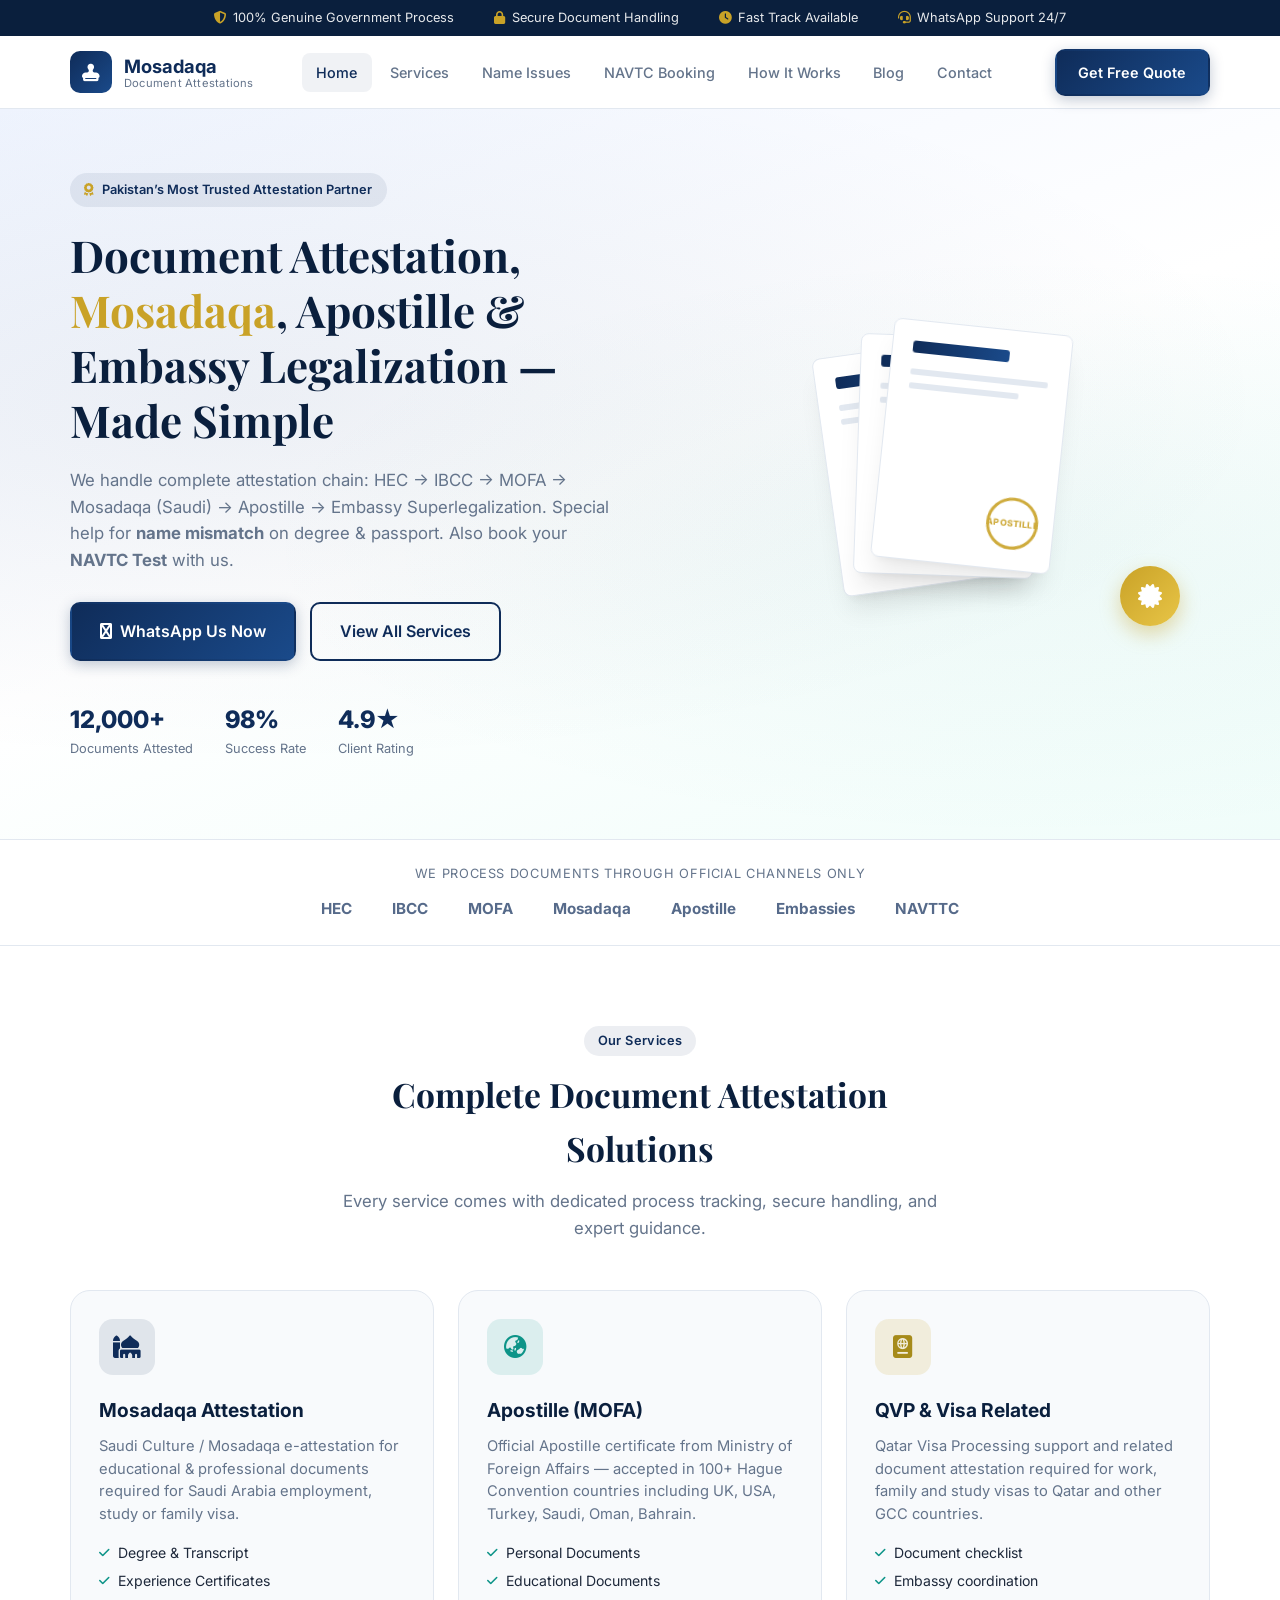
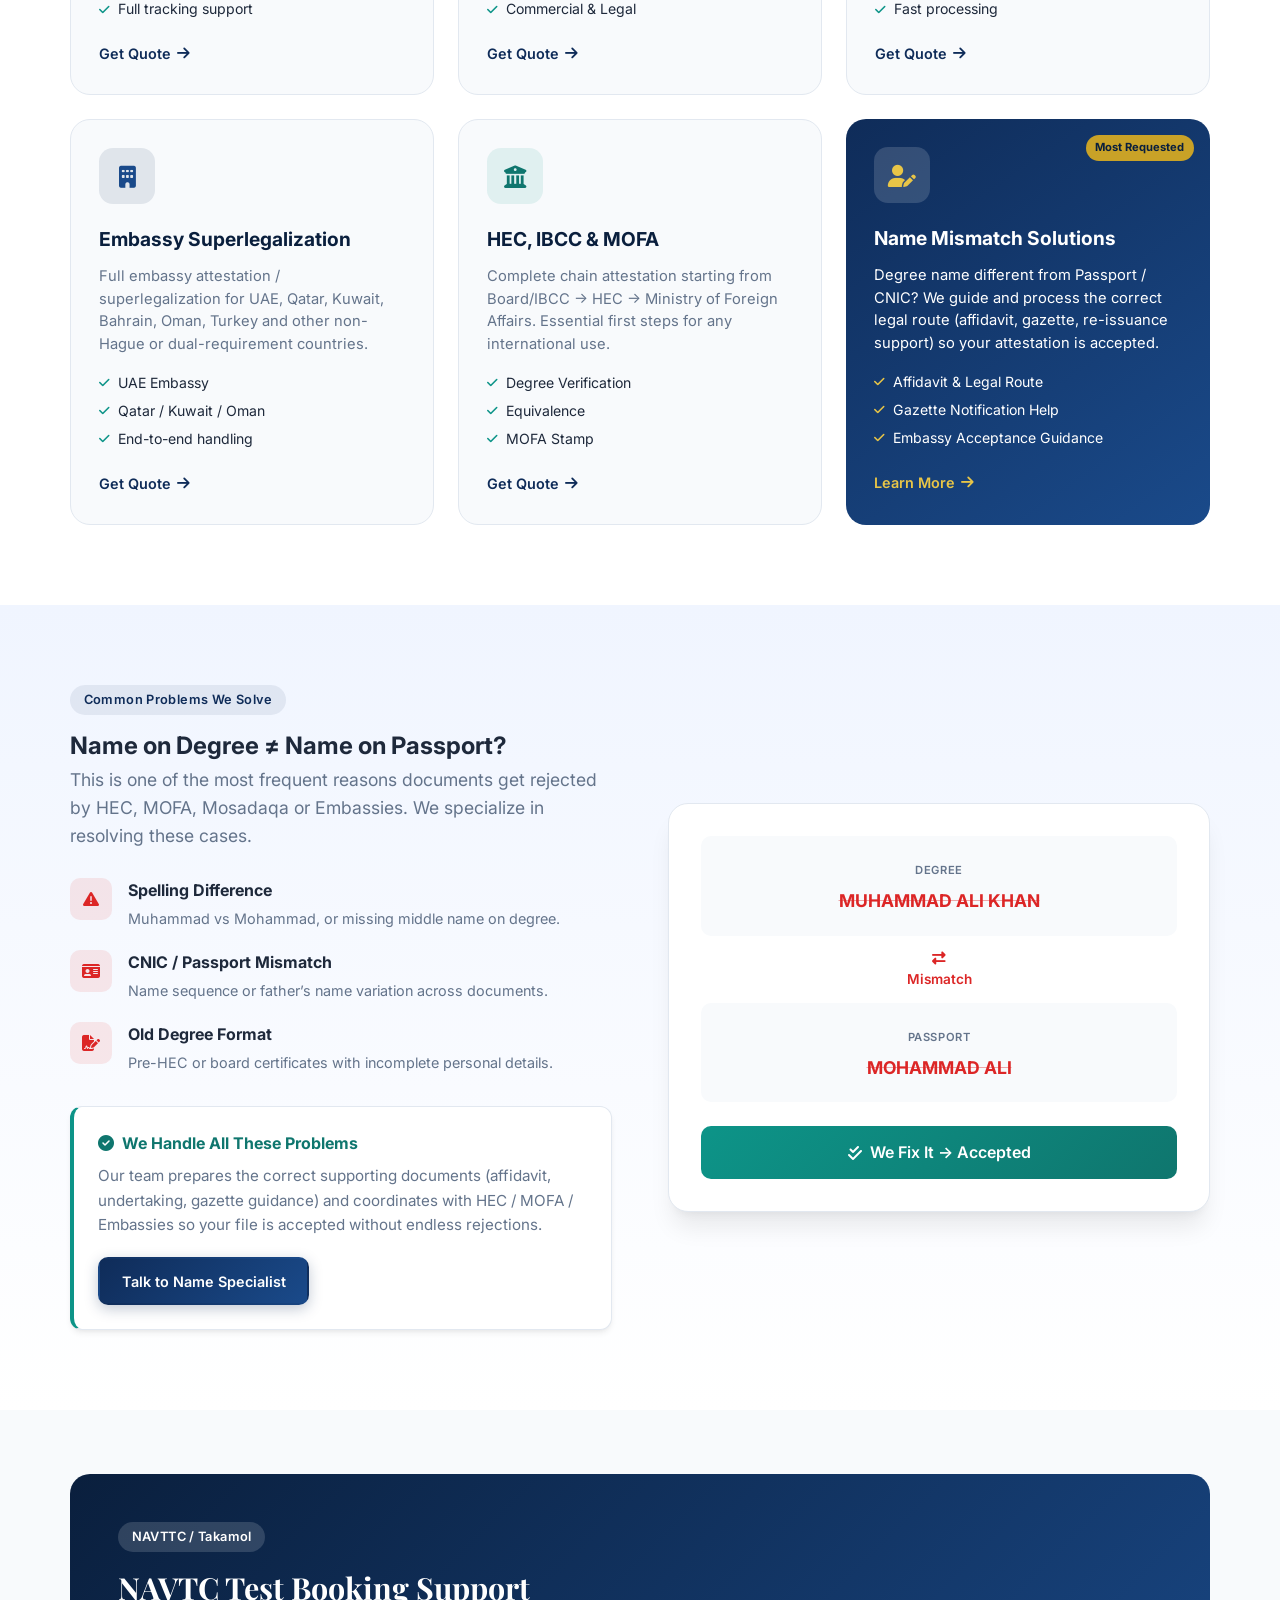
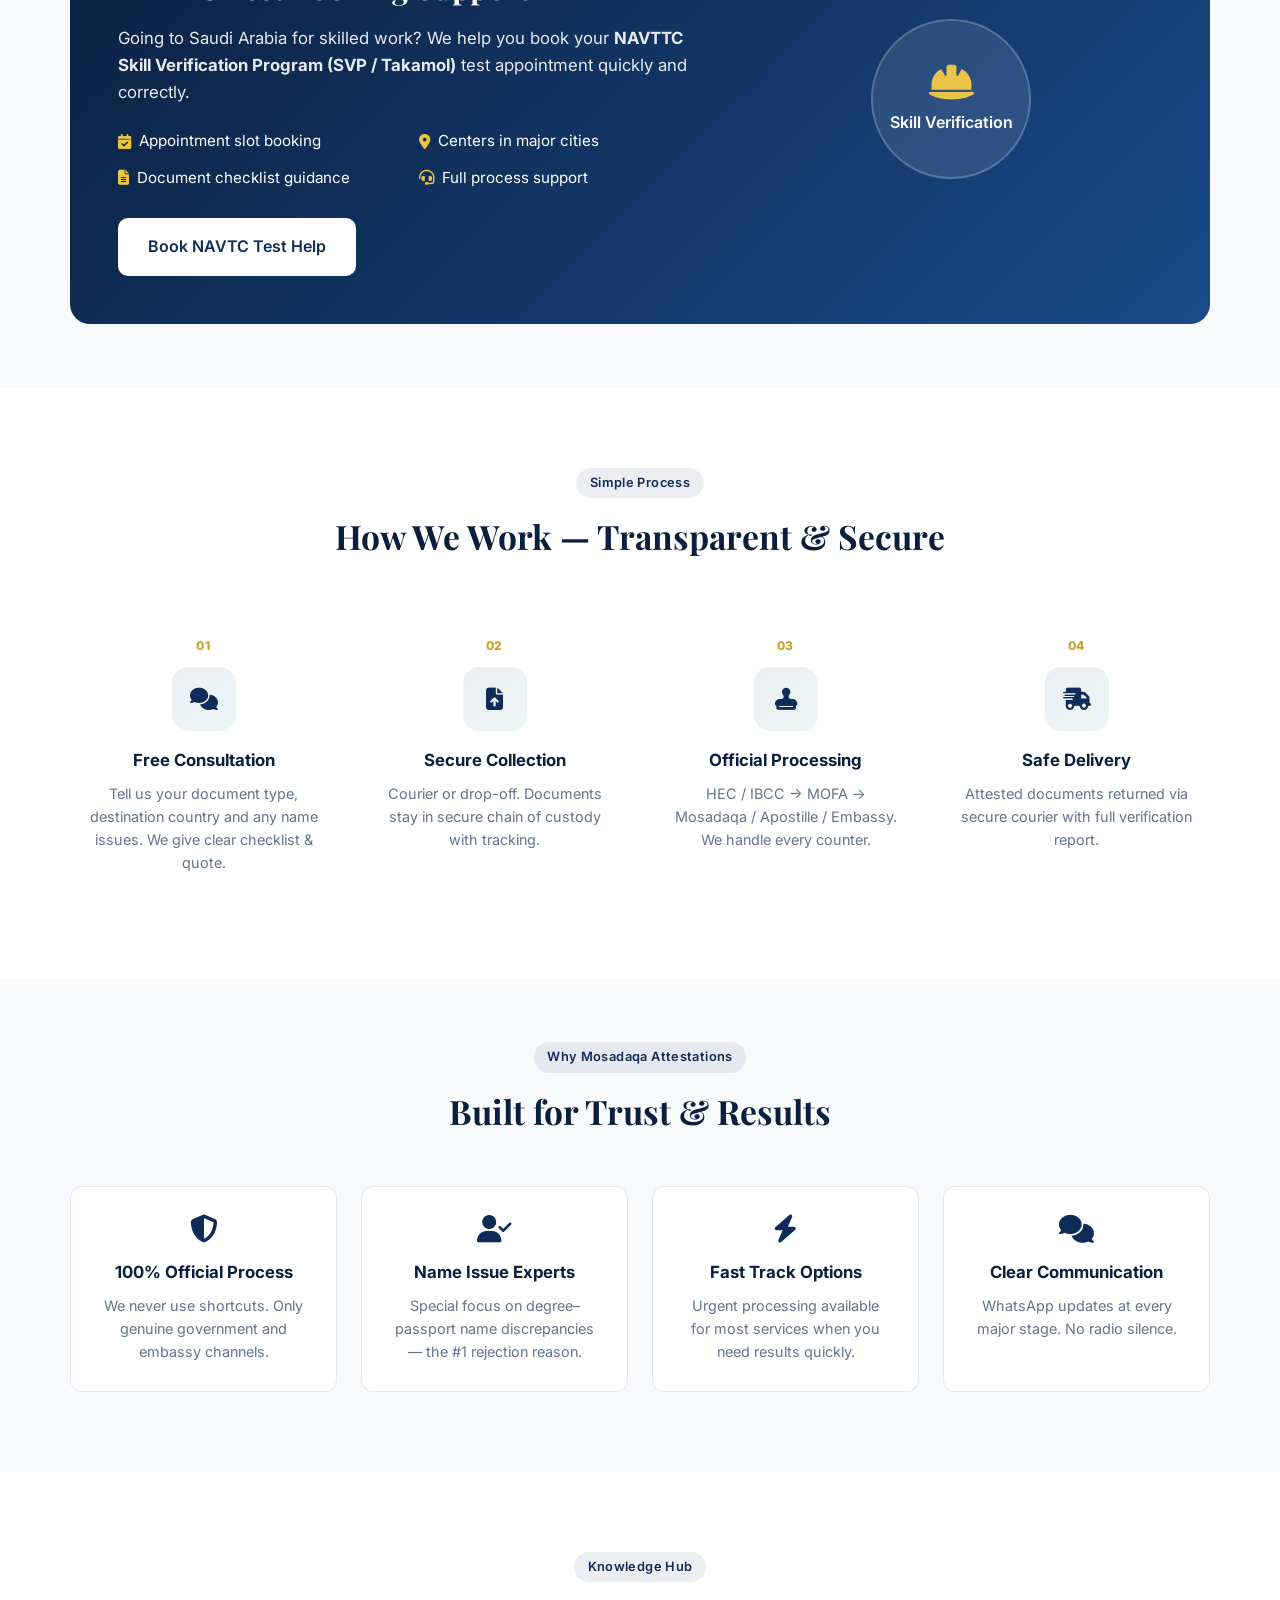
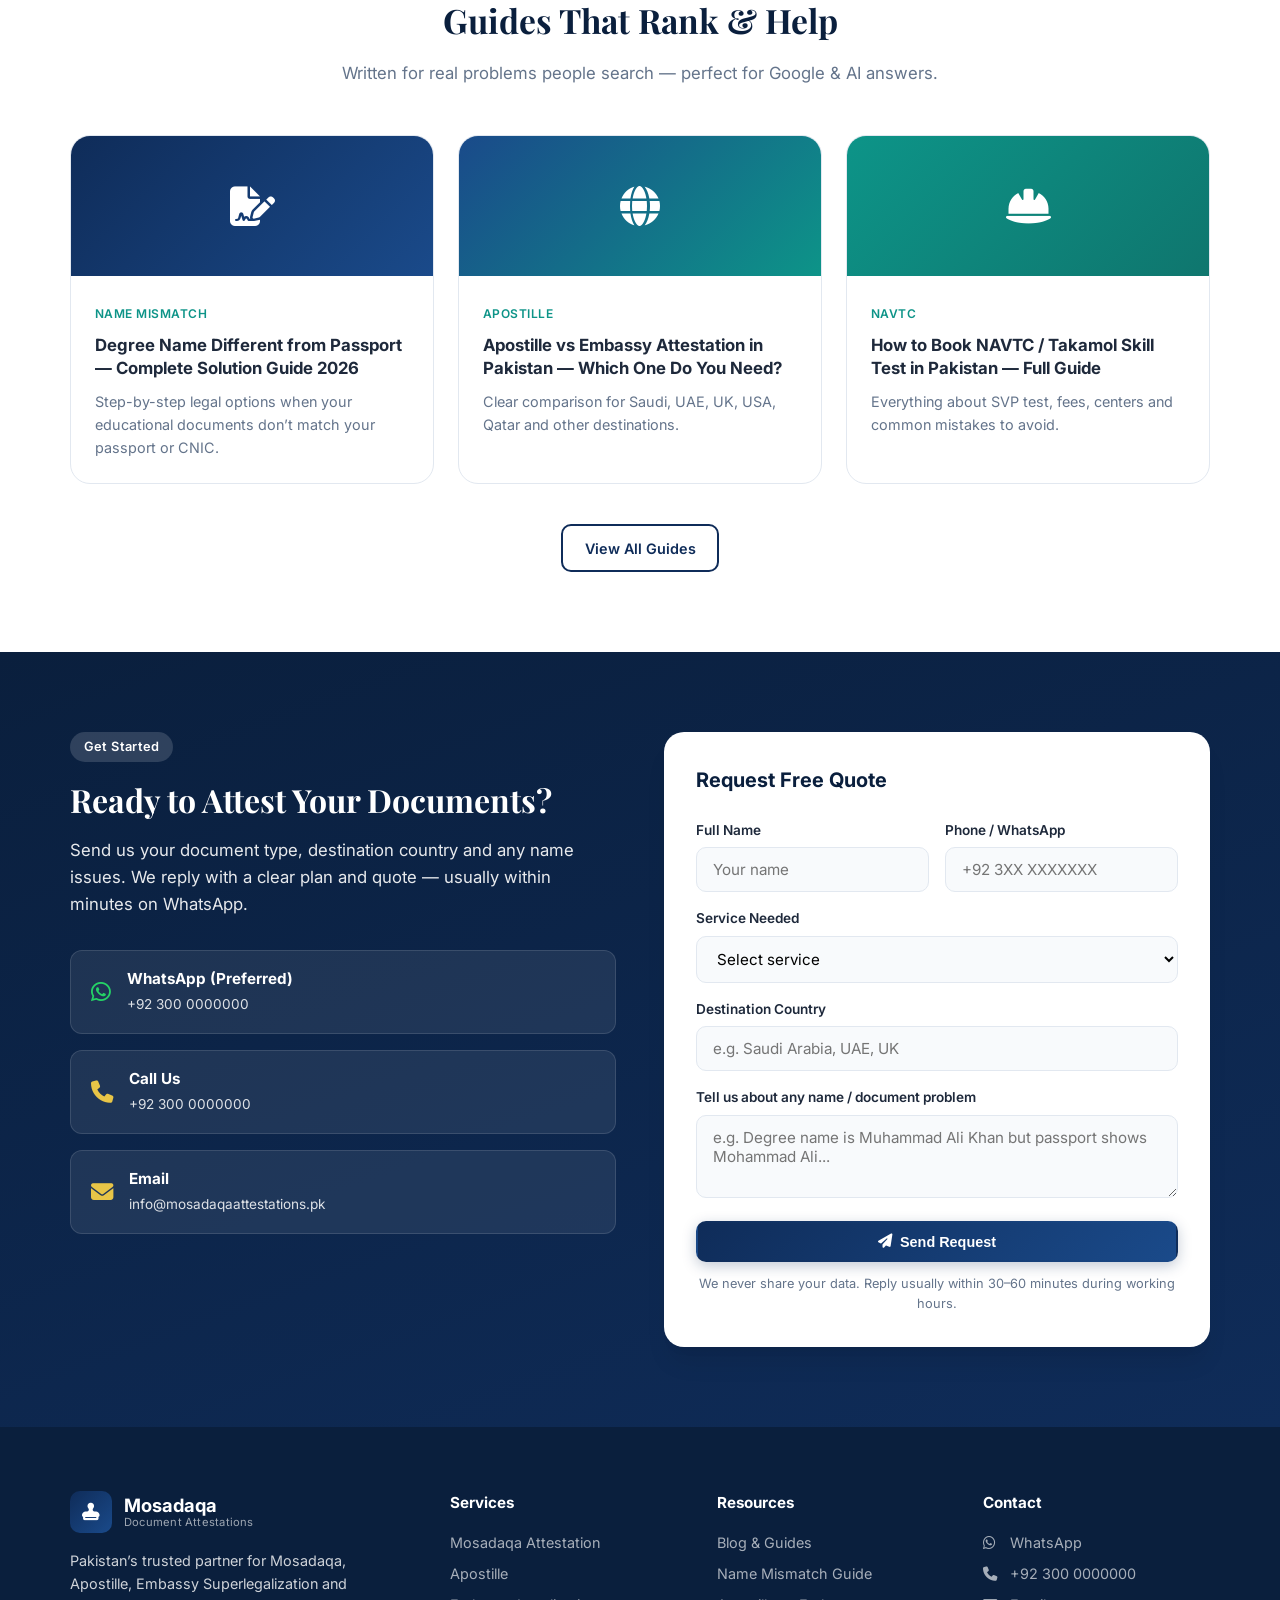
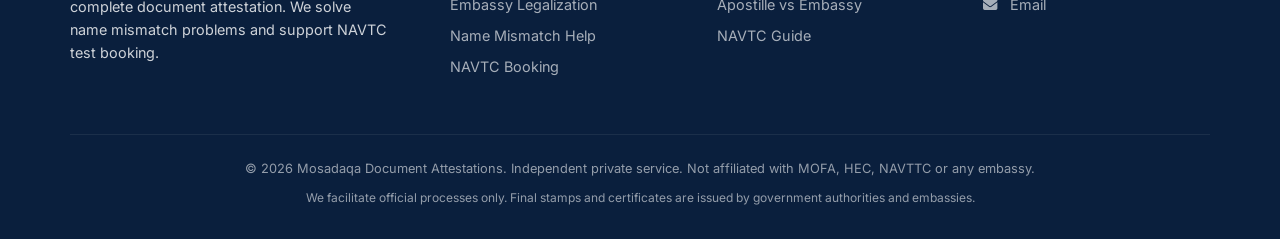
<file: index.html>
<!DOCTYPE html>
<html lang="en">
<head>
  <meta charset="UTF-8">
  <meta name="viewport" content="width=device-width, initial-scale=1.0">
  <title>Mosadaqa Document Attestations Pakistan | Apostille, QVP, Embassy Superlegalization & NAVTC</title>
  <meta name="description" content="Pakistan's most trusted document attestation service. Mosadaqa (Saudi Culture), Apostille, QVP, Embassy Superlegalization, HEC, MOFA, IBCC. We solve name mismatch on degree & passport. NAVTC Test Booking available. Fast, secure, 100% genuine.">
  <meta name="keywords" content="Mosadaqa attestation Pakistan, Apostille Pakistan, QVP attestation, embassy superlegalization, HEC attestation, MOFA attestation, name mismatch degree passport, NAVTC test booking, document attestation Islamabad Lahore Karachi">
  <meta name="robots" content="index, follow">
  <meta property="og:title" content="Mosadaqa Document Attestations Pakistan | Trusted Apostille & Embassy Services">
  <meta property="og:description" content="Top-rated attestation services in Pakistan. We handle name discrepancies, Mosadaqa, Apostille, QVP & full embassy legalization. NAVTC booking support.">
  <meta property="og:type" content="website">
  <link rel="canonical" href="https://www.mosadaqaattestations.pk/">
  
  <!-- Structured Data for AI & Google -->
  <script type="application/ld+json">
  {
    "@context": "https://schema.org",
    "@type": "LocalBusiness",
    "name": "Mosadaqa Document Attestations",
    "description": "Trusted document attestation, Mosadaqa, Apostille, QVP, Embassy Superlegalization and NAVTC Test Booking services across Pakistan.",
    "url": "https://www.mosadaqaattestations.pk",
    "telephone": "+92-300-0000000",
    "address": {
      "@type": "PostalAddress",
      "addressCountry": "PK",
      "addressLocality": "Islamabad"
    },
    "areaServed": "Pakistan",
    "priceRange": "$$",
    "openingHours": "Mo-Sa 09:00-18:00"
  }
  </script>

  <link rel="stylesheet" href="css/style.css">
  <link rel="stylesheet" href="https://cdnjs.cloudflare.com/ajax/libs/font-awesome/6.5.1/css/all.min.css">
  <link href="https://fonts.googleapis.com/css2?family=Inter:wght@400;500;600;700;800&family=Playfair+Display:wght@600;700&display=swap" rel="stylesheet">
</head>
<body>

  <!-- Top Trust Bar -->
  <div class="trust-bar">
    <div class="container">
      <span><i class="fas fa-shield-alt"></i> 100% Genuine Government Process</span>
      <span><i class="fas fa-lock"></i> Secure Document Handling</span>
      <span><i class="fas fa-clock"></i> Fast Track Available</span>
      <span><i class="fas fa-headset"></i> WhatsApp Support 24/7</span>
    </div>
  </div>

  <!-- Navigation -->
  <header class="header" id="header">
    <div class="container nav-container">
      <a href="index.html" class="logo">
        <div class="logo-icon">
          <i class="fas fa-stamp"></i>
        </div>
        <div class="logo-text">
          <strong>Mosadaqa</strong>
          <span>Document Attestations</span>
        </div>
      </a>
      <nav class="nav" id="nav">
        <a href="#home" class="nav-link active">Home</a>
        <a href="#services" class="nav-link">Services</a>
        <a href="#problems" class="nav-link">Name Issues</a>
        <a href="#navtc" class="nav-link">NAVTC Booking</a>
        <a href="#process" class="nav-link">How It Works</a>
        <a href="blog/index.html" class="nav-link">Blog</a>
        <a href="#contact" class="nav-link">Contact</a>
      </nav>
      <a href="#contact" class="btn btn-primary btn-nav">Get Free Quote</a>
      <button class="mobile-toggle" id="mobileToggle" aria-label="Menu">
        <span></span><span></span><span></span>
      </button>
    </div>
  </header>

  <!-- Hero Section -->
  <section class="hero" id="home">
    <div class="hero-bg"></div>
    <div class="container hero-content">
      <div class="hero-text">
        <div class="badge">
          <i class="fas fa-award"></i> Pakistan’s Most Trusted Attestation Partner
        </div>
        <h1>Document Attestation, <span>Mosadaqa</span>, Apostille & Embassy Legalization — Made Simple</h1>
        <p class="hero-desc">
          We handle complete attestation chain: HEC → IBCC → MOFA → Mosadaqa (Saudi) → Apostille → Embassy Superlegalization. 
          Special help for <strong>name mismatch</strong> on degree & passport. Also book your <strong>NAVTC Test</strong> with us.
        </p>
        <div class="hero-cta">
          <a href="#contact" class="btn btn-primary btn-lg">
            <i class="fas fa-whatsapp"></i> WhatsApp Us Now
          </a>
          <a href="#services" class="btn btn-outline btn-lg">View All Services</a>
        </div>
        <div class="hero-stats">
          <div class="stat">
            <strong>12,000+</strong>
            <span>Documents Attested</span>
          </div>
          <div class="stat">
            <strong>98%</strong>
            <span>Success Rate</span>
          </div>
          <div class="stat">
            <strong>4.9★</strong>
            <span>Client Rating</span>
          </div>
        </div>
      </div>
      <div class="hero-visual">
        <div class="doc-animation-container">
          <div class="document-stack">
            <div class="doc doc-1">
              <div class="doc-header"></div>
              <div class="doc-lines"></div>
              <div class="stamp stamp-hec">HEC</div>
            </div>
            <div class="doc doc-2">
              <div class="doc-header"></div>
              <div class="doc-lines"></div>
              <div class="stamp stamp-mofa">MOFA</div>
            </div>
            <div class="doc doc-3">
              <div class="doc-header"></div>
              <div class="doc-lines"></div>
              <div class="stamp stamp-apostille">APOSTILLE</div>
            </div>
          </div>
          <div class="seal-animation">
            <i class="fas fa-certificate"></i>
          </div>
        </div>
      </div>
    </div>
  </section>

  <!-- Trust Logos / Partners -->
  <section class="trust-strip">
    <div class="container">
      <p>We process documents through official channels only</p>
      <div class="trust-logos">
        <span>HEC</span>
        <span>IBCC</span>
        <span>MOFA</span>
        <span>Mosadaqa</span>
        <span>Apostille</span>
        <span>Embassies</span>
        <span>NAVTTC</span>
      </div>
    </div>
  </section>

  <!-- Services Section -->
  <section class="services" id="services">
    <div class="container">
      <div class="section-header">
        <span class="section-tag">Our Services</span>
        <h2>Complete Document Attestation Solutions</h2>
        <p>Every service comes with dedicated process tracking, secure handling, and expert guidance.</p>
      </div>

      <div class="services-grid">
        <!-- Mosadaqa -->
        <div class="service-card" data-service="mosadaqa">
          <div class="service-icon mosadaqa-icon">
            <div class="icon-anim">
              <i class="fas fa-mosque"></i>
              <div class="stamp-pulse"></div>
            </div>
          </div>
          <h3>Mosadaqa Attestation</h3>
          <p>Saudi Culture / Mosadaqa e-attestation for educational & professional documents required for Saudi Arabia employment, study or family visa.</p>
          <ul class="service-list">
            <li><i class="fas fa-check"></i> Degree & Transcript</li>
            <li><i class="fas fa-check"></i> Experience Certificates</li>
            <li><i class="fas fa-check"></i> Full tracking support</li>
          </ul>
          <a href="#contact" class="service-link">Get Quote <i class="fas fa-arrow-right"></i></a>
        </div>

        <!-- Apostille -->
        <div class="service-card" data-service="apostille">
          <div class="service-icon apostille-icon">
            <div class="icon-anim">
              <i class="fas fa-globe-asia"></i>
              <div class="stamp-pulse"></div>
            </div>
          </div>
          <h3>Apostille (MOFA)</h3>
          <p>Official Apostille certificate from Ministry of Foreign Affairs — accepted in 100+ Hague Convention countries including UK, USA, Turkey, Saudi, Oman, Bahrain.</p>
          <ul class="service-list">
            <li><i class="fas fa-check"></i> Personal Documents</li>
            <li><i class="fas fa-check"></i> Educational Documents</li>
            <li><i class="fas fa-check"></i> Commercial & Legal</li>
          </ul>
          <a href="#contact" class="service-link">Get Quote <i class="fas fa-arrow-right"></i></a>
        </div>

        <!-- QVP -->
        <div class="service-card" data-service="qvp">
          <div class="service-icon qvp-icon">
            <div class="icon-anim">
              <i class="fas fa-passport"></i>
              <div class="stamp-pulse"></div>
            </div>
          </div>
          <h3>QVP & Visa Related</h3>
          <p>Qatar Visa Processing support and related document attestation required for work, family and study visas to Qatar and other GCC countries.</p>
          <ul class="service-list">
            <li><i class="fas fa-check"></i> Document checklist</li>
            <li><i class="fas fa-check"></i> Embassy coordination</li>
            <li><i class="fas fa-check"></i> Fast processing</li>
          </ul>
          <a href="#contact" class="service-link">Get Quote <i class="fas fa-arrow-right"></i></a>
        </div>

        <!-- Embassy Superlegalization -->
        <div class="service-card" data-service="embassy">
          <div class="service-icon embassy-icon">
            <div class="icon-anim">
              <i class="fas fa-building"></i>
              <div class="stamp-pulse"></div>
            </div>
          </div>
          <h3>Embassy Superlegalization</h3>
          <p>Full embassy attestation / superlegalization for UAE, Qatar, Kuwait, Bahrain, Oman, Turkey and other non-Hague or dual-requirement countries.</p>
          <ul class="service-list">
            <li><i class="fas fa-check"></i> UAE Embassy</li>
            <li><i class="fas fa-check"></i> Qatar / Kuwait / Oman</li>
            <li><i class="fas fa-check"></i> End-to-end handling</li>
          </ul>
          <a href="#contact" class="service-link">Get Quote <i class="fas fa-arrow-right"></i></a>
        </div>

        <!-- HEC / IBCC / MOFA -->
        <div class="service-card" data-service="hec">
          <div class="service-icon hec-icon">
            <div class="icon-anim">
              <i class="fas fa-university"></i>
              <div class="stamp-pulse"></div>
            </div>
          </div>
          <h3>HEC, IBCC & MOFA</h3>
          <p>Complete chain attestation starting from Board/IBCC → HEC → Ministry of Foreign Affairs. Essential first steps for any international use.</p>
          <ul class="service-list">
            <li><i class="fas fa-check"></i> Degree Verification</li>
            <li><i class="fas fa-check"></i> Equivalence</li>
            <li><i class="fas fa-check"></i> MOFA Stamp</li>
          </ul>
          <a href="#contact" class="service-link">Get Quote <i class="fas fa-arrow-right"></i></a>
        </div>

        <!-- Name Mismatch Solution -->
        <div class="service-card featured" data-service="name">
          <div class="featured-badge">Most Requested</div>
          <div class="service-icon name-icon">
            <div class="icon-anim">
              <i class="fas fa-user-edit"></i>
              <div class="stamp-pulse"></div>
            </div>
          </div>
          <h3>Name Mismatch Solutions</h3>
          <p>Degree name different from Passport / CNIC? We guide and process the correct legal route (affidavit, gazette, re-issuance support) so your attestation is accepted.</p>
          <ul class="service-list">
            <li><i class="fas fa-check"></i> Affidavit & Legal Route</li>
            <li><i class="fas fa-check"></i> Gazette Notification Help</li>
            <li><i class="fas fa-check"></i> Embassy Acceptance Guidance</li>
          </ul>
          <a href="#problems" class="service-link">Learn More <i class="fas fa-arrow-right"></i></a>
        </div>
      </div>
    </div>
  </section>

  <!-- Name Mismatch / Problems Section -->
  <section class="problems" id="problems">
    <div class="container">
      <div class="problems-grid">
        <div class="problems-content">
          <span class="section-tag">Common Problems We Solve</span>
          <h2>Name on Degree ≠ Name on Passport?</h2>
          <p class="lead">This is one of the most frequent reasons documents get rejected by HEC, MOFA, Mosadaqa or Embassies. We specialize in resolving these cases.</p>
          
          <div class="problem-list">
            <div class="problem-item">
              <div class="problem-icon"><i class="fas fa-exclamation-triangle"></i></div>
              <div>
                <h4>Spelling Difference</h4>
                <p>Muhammad vs Mohammad, or missing middle name on degree.</p>
              </div>
            </div>
            <div class="problem-item">
              <div class="problem-icon"><i class="fas fa-id-card"></i></div>
              <div>
                <h4>CNIC / Passport Mismatch</h4>
                <p>Name sequence or father’s name variation across documents.</p>
              </div>
            </div>
            <div class="problem-item">
              <div class="problem-icon"><i class="fas fa-file-signature"></i></div>
              <div>
                <h4>Old Degree Format</h4>
                <p>Pre-HEC or board certificates with incomplete personal details.</p>
              </div>
            </div>
          </div>

          <div class="solution-box">
            <h4><i class="fas fa-check-circle"></i> We Handle All These Problems</h4>
            <p>Our team prepares the correct supporting documents (affidavit, undertaking, gazette guidance) and coordinates with HEC / MOFA / Embassies so your file is accepted without endless rejections.</p>
            <a href="#contact" class="btn btn-primary">Talk to Name Specialist</a>
          </div>
        </div>
        <div class="problems-visual">
          <div class="name-mismatch-card">
            <div class="mismatch-doc">
              <span class="label">Degree</span>
              <p class="name wrong">MUHAMMAD ALI KHAN</p>
            </div>
            <div class="mismatch-arrow">
              <i class="fas fa-exchange-alt"></i>
              <span>Mismatch</span>
            </div>
            <div class="mismatch-doc">
              <span class="label">Passport</span>
              <p class="name wrong">MOHAMMAD ALI</p>
            </div>
            <div class="mismatch-fix">
              <i class="fas fa-check-double"></i>
              <span>We Fix It → Accepted</span>
            </div>
          </div>
        </div>
      </div>
    </div>
  </section>

  <!-- NAVTC Section -->
  <section class="navtc" id="navtc">
    <div class="container">
      <div class="navtc-card">
        <div class="navtc-content">
          <span class="section-tag light">NAVTTC / Takamol</span>
          <h2>NAVTC Test Booking Support</h2>
          <p>Going to Saudi Arabia for skilled work? We help you book your <strong>NAVTTC Skill Verification Program (SVP / Takamol)</strong> test appointment quickly and correctly.</p>
          <ul class="navtc-features">
            <li><i class="fas fa-calendar-check"></i> Appointment slot booking</li>
            <li><i class="fas fa-map-marker-alt"></i> Centers in major cities</li>
            <li><i class="fas fa-file-alt"></i> Document checklist guidance</li>
            <li><i class="fas fa-headset"></i> Full process support</li>
          </ul>
          <a href="#contact" class="btn btn-light btn-lg">Book NAVTC Test Help</a>
        </div>
        <div class="navtc-visual">
          <div class="navtc-badge">
            <i class="fas fa-hard-hat"></i>
            <span>Skill Verification</span>
          </div>
        </div>
      </div>
    </div>
  </section>

  <!-- Process Section -->
  <section class="process" id="process">
    <div class="container">
      <div class="section-header">
        <span class="section-tag">Simple Process</span>
        <h2>How We Work — Transparent & Secure</h2>
      </div>
      <div class="process-steps">
        <div class="step">
          <div class="step-num">01</div>
          <div class="step-icon"><i class="fas fa-comments"></i></div>
          <h4>Free Consultation</h4>
          <p>Tell us your document type, destination country and any name issues. We give clear checklist & quote.</p>
        </div>
        <div class="step">
          <div class="step-num">02</div>
          <div class="step-icon"><i class="fas fa-file-upload"></i></div>
          <h4>Secure Collection</h4>
          <p>Courier or drop-off. Documents stay in secure chain of custody with tracking.</p>
        </div>
        <div class="step">
          <div class="step-num">03</div>
          <div class="step-icon"><i class="fas fa-stamp"></i></div>
          <h4>Official Processing</h4>
          <p>HEC / IBCC → MOFA → Mosadaqa / Apostille / Embassy. We handle every counter.</p>
        </div>
        <div class="step">
          <div class="step-num">04</div>
          <div class="step-icon"><i class="fas fa-shipping-fast"></i></div>
          <h4>Safe Delivery</h4>
          <p>Attested documents returned via secure courier with full verification report.</p>
        </div>
      </div>
    </div>
  </section>

  <!-- Why Choose Us -->
  <section class="why-us">
    <div class="container">
      <div class="section-header">
        <span class="section-tag">Why Mosadaqa Attestations</span>
        <h2>Built for Trust & Results</h2>
      </div>
      <div class="why-grid">
        <div class="why-card">
          <i class="fas fa-shield-alt"></i>
          <h4>100% Official Process</h4>
          <p>We never use shortcuts. Only genuine government and embassy channels.</p>
        </div>
        <div class="why-card">
          <i class="fas fa-user-check"></i>
          <h4>Name Issue Experts</h4>
          <p>Special focus on degree–passport name discrepancies — the #1 rejection reason.</p>
        </div>
        <div class="why-card">
          <i class="fas fa-bolt"></i>
          <h4>Fast Track Options</h4>
          <p>Urgent processing available for most services when you need results quickly.</p>
        </div>
        <div class="why-card">
          <i class="fas fa-comments"></i>
          <h4>Clear Communication</h4>
          <p>WhatsApp updates at every major stage. No radio silence.</p>
        </div>
      </div>
    </div>
  </section>

  <!-- Blog Preview for SEO / GEO -->
  <section class="blog-preview">
    <div class="container">
      <div class="section-header">
        <span class="section-tag">Knowledge Hub</span>
        <h2>Guides That Rank & Help</h2>
        <p>Written for real problems people search — perfect for Google & AI answers.</p>
      </div>
      <div class="blog-grid">
        <article class="blog-card">
          <div class="blog-img" style="background: linear-gradient(135deg, #0f2c59, #1a4a8a);">
            <i class="fas fa-file-signature"></i>
          </div>
          <div class="blog-body">
            <span class="blog-cat">Name Mismatch</span>
            <h3><a href="blog/name-mismatch-degree-passport.html">Degree Name Different from Passport — Complete Solution Guide 2026</a></h3>
            <p>Step-by-step legal options when your educational documents don’t match your passport or CNIC.</p>
          </div>
        </article>
        <article class="blog-card">
          <div class="blog-img" style="background: linear-gradient(135deg, #1a4a8a, #0d9488);">
            <i class="fas fa-globe"></i>
          </div>
          <div class="blog-body">
            <span class="blog-cat">Apostille</span>
            <h3><a href="blog/apostille-vs-embassy.html">Apostille vs Embassy Attestation in Pakistan — Which One Do You Need?</a></h3>
            <p>Clear comparison for Saudi, UAE, UK, USA, Qatar and other destinations.</p>
          </div>
        </article>
        <article class="blog-card">
          <div class="blog-img" style="background: linear-gradient(135deg, #0d9488, #0f766e);">
            <i class="fas fa-hard-hat"></i>
          </div>
          <div class="blog-body">
            <span class="blog-cat">NAVTC</span>
            <h3><a href="blog/navtc-test-booking.html">How to Book NAVTC / Takamol Skill Test in Pakistan — Full Guide</a></h3>
            <p>Everything about SVP test, fees, centers and common mistakes to avoid.</p>
          </div>
        </article>
      </div>
      <div class="text-center" style="margin-top: 2.5rem;">
        <a href="blog/index.html" class="btn btn-outline">View All Guides</a>
      </div>
    </div>
  </section>

  <!-- Contact / CTA -->
  <section class="contact" id="contact">
    <div class="container">
      <div class="contact-grid">
        <div class="contact-info">
          <span class="section-tag light">Get Started</span>
          <h2>Ready to Attest Your Documents?</h2>
          <p>Send us your document type, destination country and any name issues. We reply with a clear plan and quote — usually within minutes on WhatsApp.</p>
          
          <div class="contact-methods">
            <a href="https://wa.me/923000000000" class="contact-method whatsapp" target="_blank" rel="noopener">
              <i class="fab fa-whatsapp"></i>
              <div>
                <strong>WhatsApp (Preferred)</strong>
                <span>+92 300 0000000</span>
              </div>
            </a>
            <a href="tel:+923000000000" class="contact-method">
              <i class="fas fa-phone"></i>
              <div>
                <strong>Call Us</strong>
                <span>+92 300 0000000</span>
              </div>
            </a>
            <a href="mailto:info@mosadaqaattestations.pk" class="contact-method">
              <i class="fas fa-envelope"></i>
              <div>
                <strong>Email</strong>
                <span>info@mosadaqaattestations.pk</span>
              </div>
            </a>
          </div>
        </div>
        <div class="contact-form-wrap">
          <form class="contact-form" id="contactForm">
            <h3>Request Free Quote</h3>
            <div class="form-row">
              <div class="form-group">
                <label>Full Name</label>
                <input type="text" name="name" required placeholder="Your name">
              </div>
              <div class="form-group">
                <label>Phone / WhatsApp</label>
                <input type="tel" name="phone" required placeholder="+92 3XX XXXXXXX">
              </div>
            </div>
            <div class="form-group">
              <label>Service Needed</label>
              <select name="service" required>
                <option value="">Select service</option>
                <option value="mosadaqa">Mosadaqa Attestation</option>
                <option value="apostille">Apostille (MOFA)</option>
                <option value="embassy">Embassy Superlegalization</option>
                <option value="hec">HEC / IBCC / MOFA Chain</option>
                <option value="name">Name Mismatch Help</option>
                <option value="navtc">NAVTC Test Booking</option>
                <option value="other">Other / Multiple</option>
              </select>
            </div>
            <div class="form-group">
              <label>Destination Country</label>
              <input type="text" name="country" placeholder="e.g. Saudi Arabia, UAE, UK">
            </div>
            <div class="form-group">
              <label>Tell us about any name / document problem</label>
              <textarea name="message" rows="3" placeholder="e.g. Degree name is Muhammad Ali Khan but passport shows Mohammad Ali..."></textarea>
            </div>
            <button type="submit" class="btn btn-primary btn-block">
              <i class="fas fa-paper-plane"></i> Send Request
            </button>
            <p class="form-note">We never share your data. Reply usually within 30–60 minutes during working hours.</p>
          </form>
        </div>
      </div>
    </div>
  </section>

  <!-- Footer -->
  <footer class="footer">
    <div class="container">
      <div class="footer-grid">
        <div class="footer-brand">
          <a href="index.html" class="logo">
            <div class="logo-icon"><i class="fas fa-stamp"></i></div>
            <div class="logo-text">
              <strong>Mosadaqa</strong>
              <span>Document Attestations</span>
            </div>
          </a>
          <p>Pakistan’s trusted partner for Mosadaqa, Apostille, Embassy Superlegalization and complete document attestation. We solve name mismatch problems and support NAVTC test booking.</p>
        </div>
        <div class="footer-links">
          <h4>Services</h4>
          <a href="#services">Mosadaqa Attestation</a>
          <a href="#services">Apostille</a>
          <a href="#services">Embassy Legalization</a>
          <a href="#problems">Name Mismatch Help</a>
          <a href="#navtc">NAVTC Booking</a>
        </div>
        <div class="footer-links">
          <h4>Resources</h4>
          <a href="blog/index.html">Blog & Guides</a>
          <a href="blog/name-mismatch-degree-passport.html">Name Mismatch Guide</a>
          <a href="blog/apostille-vs-embassy.html">Apostille vs Embassy</a>
          <a href="blog/navtc-test-booking.html">NAVTC Guide</a>
        </div>
        <div class="footer-links">
          <h4>Contact</h4>
          <a href="https://wa.me/923000000000"><i class="fab fa-whatsapp"></i> WhatsApp</a>
          <a href="tel:+923000000000"><i class="fas fa-phone"></i> +92 300 0000000</a>
          <a href="mailto:info@mosadaqaattestations.pk"><i class="fas fa-envelope"></i> Email</a>
        </div>
      </div>
      <div class="footer-bottom">
        <p>© 2026 Mosadaqa Document Attestations. Independent private service. Not affiliated with MOFA, HEC, NAVTTC or any embassy.</p>
        <p class="disclaimer">We facilitate official processes only. Final stamps and certificates are issued by government authorities and embassies.</p>
      </div>
    </div>
  </footer>

  <script src="js/main.js"></script>
</body>
</html>
</file>
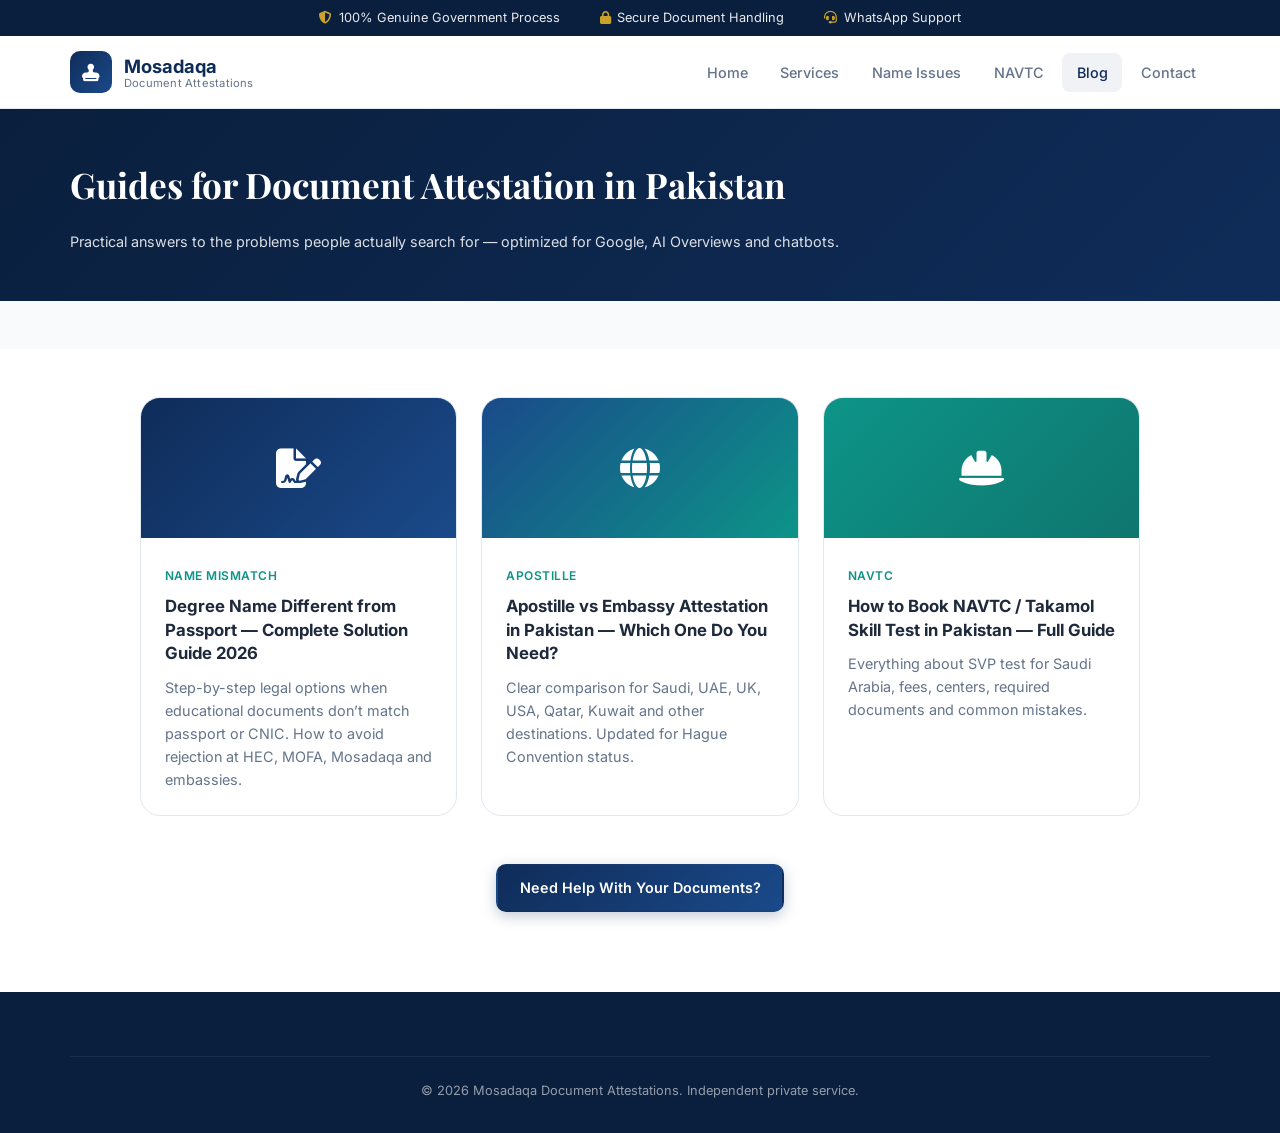
<file: blog/index.html>
<!DOCTYPE html>
<html lang="en">
<head>
  <meta charset="UTF-8">
  <meta name="viewport" content="width=device-width, initial-scale=1.0">
  <title>Guides & Blog | Mosadaqa Document Attestations Pakistan</title>
  <meta name="description" content="Expert guides on Mosadaqa attestation, Apostille, name mismatch solutions, NAVTC test booking and embassy legalization in Pakistan. Written for Google & AI answers.">
  <link rel="stylesheet" href="../css/style.css">
  <link rel="stylesheet" href="https://cdnjs.cloudflare.com/ajax/libs/font-awesome/6.5.1/css/all.min.css">
  <link href="https://fonts.googleapis.com/css2?family=Inter:wght@400;500;600;700;800&family=Playfair+Display:wght@600;700&display=swap" rel="stylesheet">
</head>
<body>
  <div class="trust-bar">
    <div class="container">
      <span><i class="fas fa-shield-alt"></i> 100% Genuine Government Process</span>
      <span><i class="fas fa-lock"></i> Secure Document Handling</span>
      <span><i class="fas fa-headset"></i> WhatsApp Support</span>
    </div>
  </div>
  <header class="header">
    <div class="container nav-container">
      <a href="../index.html" class="logo">
        <div class="logo-icon"><i class="fas fa-stamp"></i></div>
        <div class="logo-text"><strong>Mosadaqa</strong><span>Document Attestations</span></div>
      </a>
      <nav class="nav" id="nav">
        <a href="../index.html" class="nav-link">Home</a>
        <a href="../index.html#services" class="nav-link">Services</a>
        <a href="../index.html#problems" class="nav-link">Name Issues</a>
        <a href="../index.html#navtc" class="nav-link">NAVTC</a>
        <a href="index.html" class="nav-link active">Blog</a>
        <a href="../index.html#contact" class="nav-link">Contact</a>
      </nav>
      <button class="mobile-toggle" id="mobileToggle"><span></span><span></span><span></span></button>
    </div>
  </header>

  <section class="blog-hero">
    <div class="container">
      <h1>Guides for Document Attestation in Pakistan</h1>
      <p class="meta">Practical answers to the problems people actually search for — optimized for Google, AI Overviews and chatbots.</p>
    </div>
  </section>

  <section class="blog-page">
    <div class="container">
      <div class="blog-grid" style="max-width: 1000px; margin: 0 auto;">
        <article class="blog-card">
          <div class="blog-img" style="background: linear-gradient(135deg, #0f2c59, #1a4a8a);"><i class="fas fa-file-signature"></i></div>
          <div class="blog-body">
            <span class="blog-cat">Name Mismatch</span>
            <h3><a href="name-mismatch-degree-passport.html">Degree Name Different from Passport — Complete Solution Guide 2026</a></h3>
            <p>Step-by-step legal options when educational documents don’t match passport or CNIC. How to avoid rejection at HEC, MOFA, Mosadaqa and embassies.</p>
          </div>
        </article>
        <article class="blog-card">
          <div class="blog-img" style="background: linear-gradient(135deg, #1a4a8a, #0d9488);"><i class="fas fa-globe"></i></div>
          <div class="blog-body">
            <span class="blog-cat">Apostille</span>
            <h3><a href="apostille-vs-embassy.html">Apostille vs Embassy Attestation in Pakistan — Which One Do You Need?</a></h3>
            <p>Clear comparison for Saudi, UAE, UK, USA, Qatar, Kuwait and other destinations. Updated for Hague Convention status.</p>
          </div>
        </article>
        <article class="blog-card">
          <div class="blog-img" style="background: linear-gradient(135deg, #0d9488, #0f766e);"><i class="fas fa-hard-hat"></i></div>
          <div class="blog-body">
            <span class="blog-cat">NAVTC</span>
            <h3><a href="navtc-test-booking.html">How to Book NAVTC / Takamol Skill Test in Pakistan — Full Guide</a></h3>
            <p>Everything about SVP test for Saudi Arabia, fees, centers, required documents and common mistakes.</p>
          </div>
        </article>
      </div>
      <div style="text-align:center; margin-top: 3rem;">
        <a href="../index.html#contact" class="btn btn-primary">Need Help With Your Documents?</a>
      </div>
    </div>
  </section>

  <footer class="footer">
    <div class="container">
      <div class="footer-bottom">
        <p>© 2026 Mosadaqa Document Attestations. Independent private service.</p>
      </div>
    </div>
  </footer>
  <script src="../js/main.js"></script>
</body>
</html>
</file>
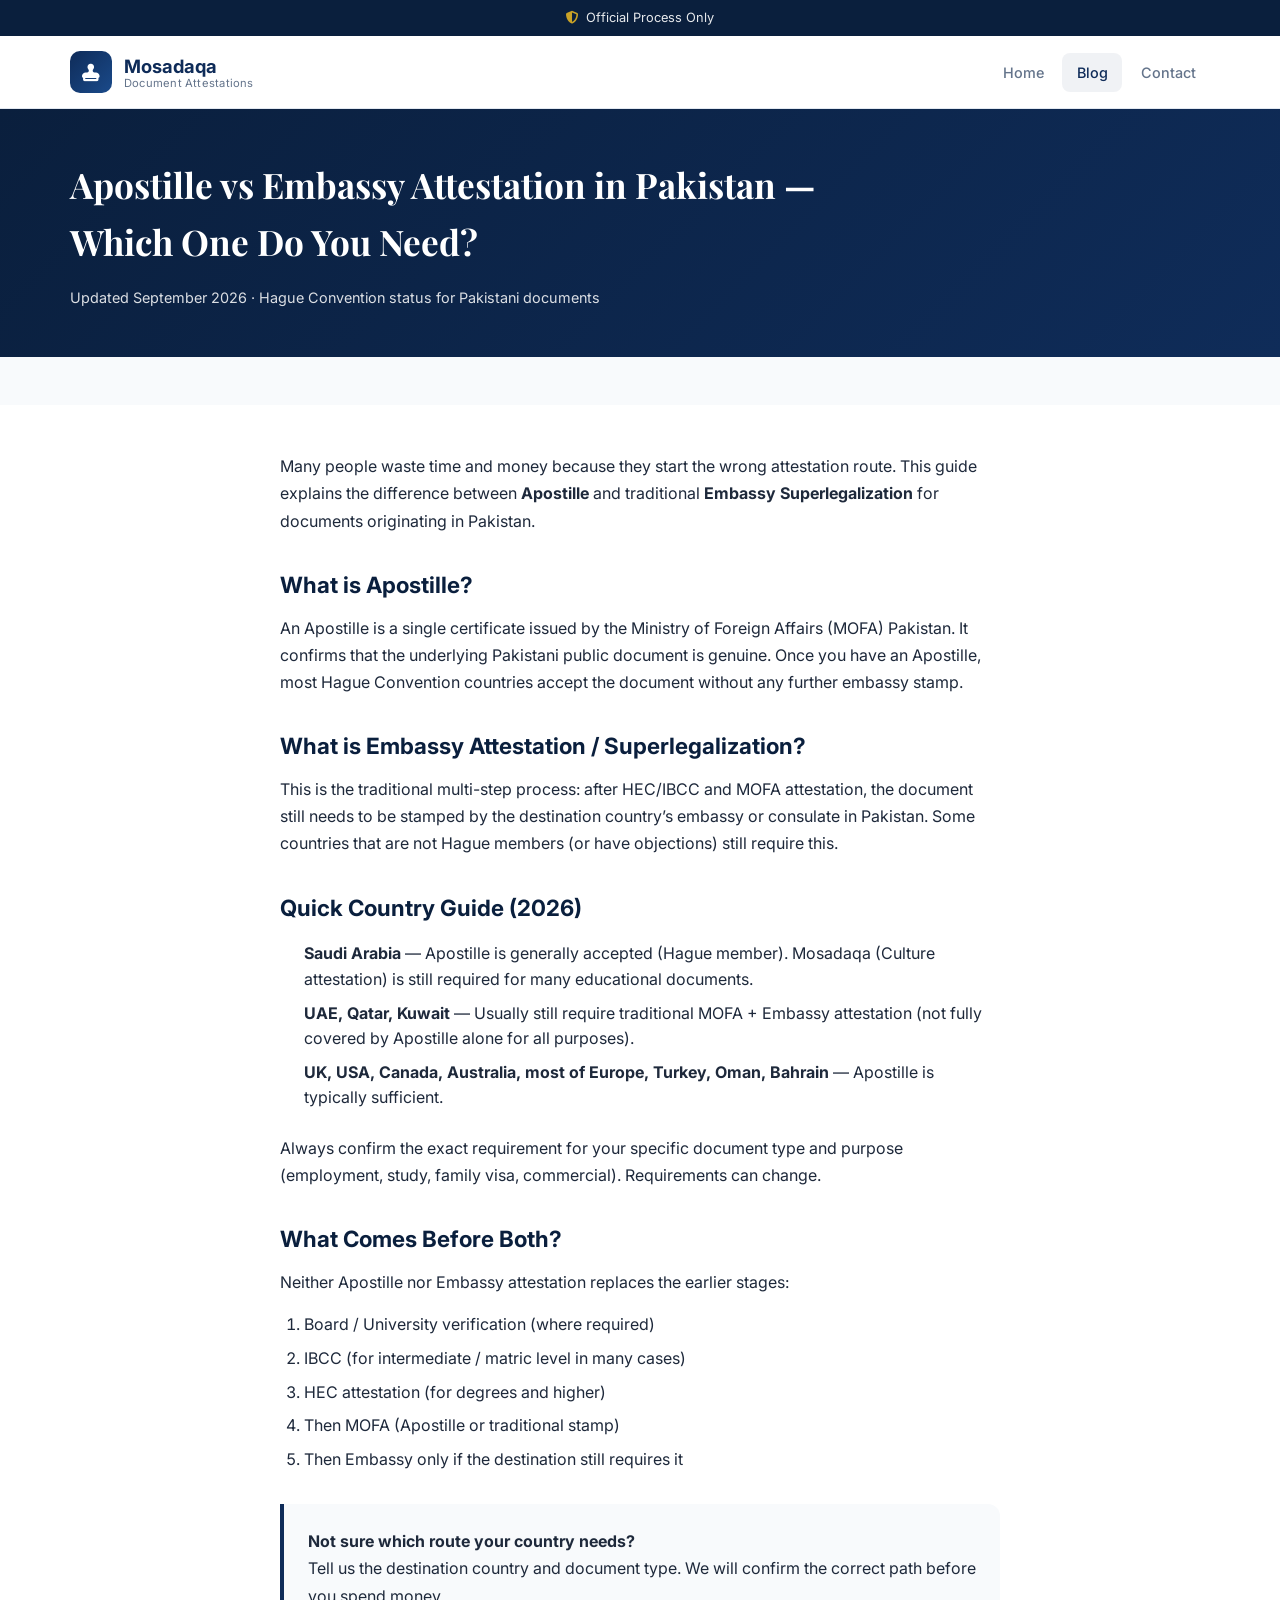
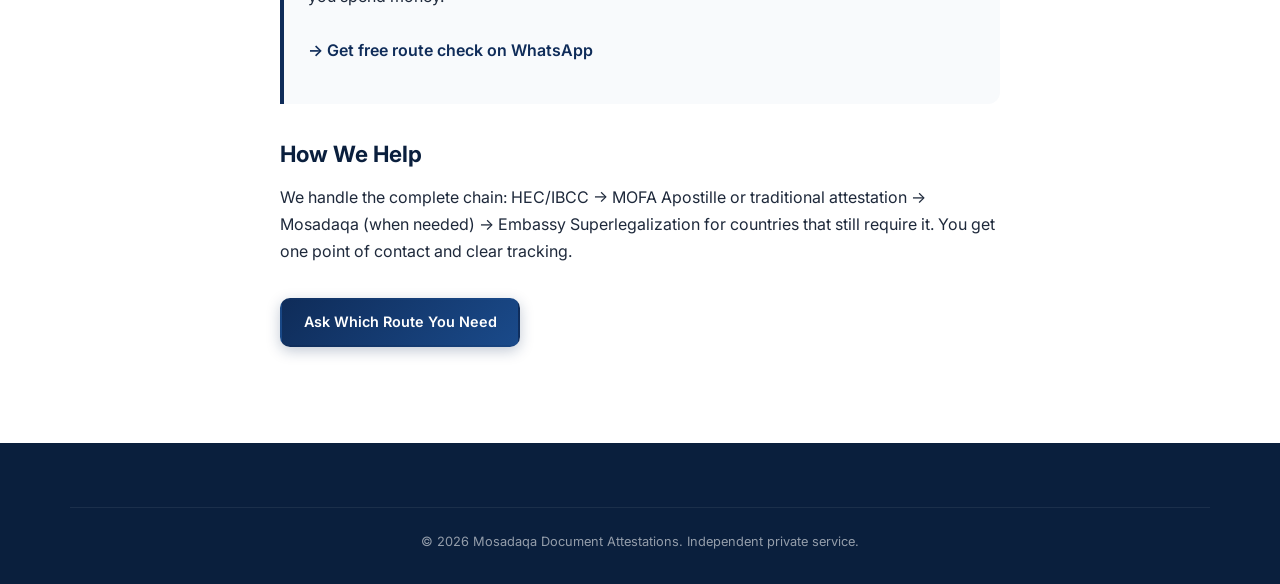
<file: blog/apostille-vs-embassy.html>
<!DOCTYPE html>
<html lang="en">
<head>
  <meta charset="UTF-8">
  <meta name="viewport" content="width=device-width, initial-scale=1.0">
  <title>Apostille vs Embassy Attestation in Pakistan — Which One Do You Need? | Mosadaqa</title>
  <meta name="description" content="Clear guide: Apostille or Embassy attestation for Saudi, UAE, UK, USA, Qatar, Kuwait? Updated Hague Convention status for Pakistani documents 2026.">
  <link rel="stylesheet" href="../css/style.css">
  <link rel="stylesheet" href="https://cdnjs.cloudflare.com/ajax/libs/font-awesome/6.5.1/css/all.min.css">
  <link href="https://fonts.googleapis.com/css2?family=Inter:wght@400;500;600;700;800&family=Playfair+Display:wght@600;700&display=swap" rel="stylesheet">
  <script type="application/ld+json">
  {
    "@context": "https://schema.org",
    "@type": "Article",
    "headline": "Apostille vs Embassy Attestation in Pakistan — Which One Do You Need?",
    "description": "Comparison of Apostille and traditional embassy attestation for Pakistani documents by destination country.",
    "author": { "@type": "Organization", "name": "Mosadaqa Document Attestations" },
    "datePublished": "2026-02-10",
    "dateModified": "2026-09-01"
  }
  </script>
</head>
<body>
  <div class="trust-bar"><div class="container"><span><i class="fas fa-shield-alt"></i> Official Process Only</span></div></div>
  <header class="header">
    <div class="container nav-container">
      <a href="../index.html" class="logo">
        <div class="logo-icon"><i class="fas fa-stamp"></i></div>
        <div class="logo-text"><strong>Mosadaqa</strong><span>Document Attestations</span></div>
      </a>
      <nav class="nav" id="nav">
        <a href="../index.html" class="nav-link">Home</a>
        <a href="index.html" class="nav-link active">Blog</a>
        <a href="../index.html#contact" class="nav-link">Contact</a>
      </nav>
      <button class="mobile-toggle" id="mobileToggle"><span></span><span></span><span></span></button>
    </div>
  </header>

  <section class="blog-hero">
    <div class="container">
      <h1>Apostille vs Embassy Attestation in Pakistan — Which One Do You Need?</h1>
      <p class="meta">Updated September 2026 · Hague Convention status for Pakistani documents</p>
    </div>
  </section>

  <article class="blog-page">
    <div class="container">
      <div class="blog-content">
        <p>Many people waste time and money because they start the wrong attestation route. This guide explains the difference between <strong>Apostille</strong> and traditional <strong>Embassy Superlegalization</strong> for documents originating in Pakistan.</p>

        <h2>What is Apostille?</h2>
        <p>An Apostille is a single certificate issued by the Ministry of Foreign Affairs (MOFA) Pakistan. It confirms that the underlying Pakistani public document is genuine. Once you have an Apostille, most Hague Convention countries accept the document without any further embassy stamp.</p>

        <h2>What is Embassy Attestation / Superlegalization?</h2>
        <p>This is the traditional multi-step process: after HEC/IBCC and MOFA attestation, the document still needs to be stamped by the destination country’s embassy or consulate in Pakistan. Some countries that are not Hague members (or have objections) still require this.</p>

        <h2>Quick Country Guide (2026)</h2>
        <ul>
          <li><strong>Saudi Arabia</strong> — Apostille is generally accepted (Hague member). Mosadaqa (Culture attestation) is still required for many educational documents.</li>
          <li><strong>UAE, Qatar, Kuwait</strong> — Usually still require traditional MOFA + Embassy attestation (not fully covered by Apostille alone for all purposes).</li>
          <li><strong>UK, USA, Canada, Australia, most of Europe, Turkey, Oman, Bahrain</strong> — Apostille is typically sufficient.</li>
        </ul>
        <p>Always confirm the exact requirement for your specific document type and purpose (employment, study, family visa, commercial). Requirements can change.</p>

        <h2>What Comes Before Both?</h2>
        <p>Neither Apostille nor Embassy attestation replaces the earlier stages:</p>
        <ol>
          <li>Board / University verification (where required)</li>
          <li>IBCC (for intermediate / matric level in many cases)</li>
          <li>HEC attestation (for degrees and higher)</li>
          <li>Then MOFA (Apostille or traditional stamp)</li>
          <li>Then Embassy only if the destination still requires it</li>
        </ol>

        <div class="cta-box">
          <p><strong>Not sure which route your country needs?</strong><br>
          Tell us the destination country and document type. We will confirm the correct path before you spend money.<br><br>
          <a href="../index.html#contact">→ Get free route check on WhatsApp</a></p>
        </div>

        <h2>How We Help</h2>
        <p>We handle the complete chain: HEC/IBCC → MOFA Apostille or traditional attestation → Mosadaqa (when needed) → Embassy Superlegalization for countries that still require it. You get one point of contact and clear tracking.</p>

        <p style="margin-top: 2rem;"><a href="../index.html#contact" class="btn btn-primary">Ask Which Route You Need</a></p>
      </div>
    </div>
  </article>

  <footer class="footer">
    <div class="container"><div class="footer-bottom"><p>© 2026 Mosadaqa Document Attestations. Independent private service.</p></div></div>
  </footer>
  <script src="../js/main.js"></script>
</body>
</html>
</file>
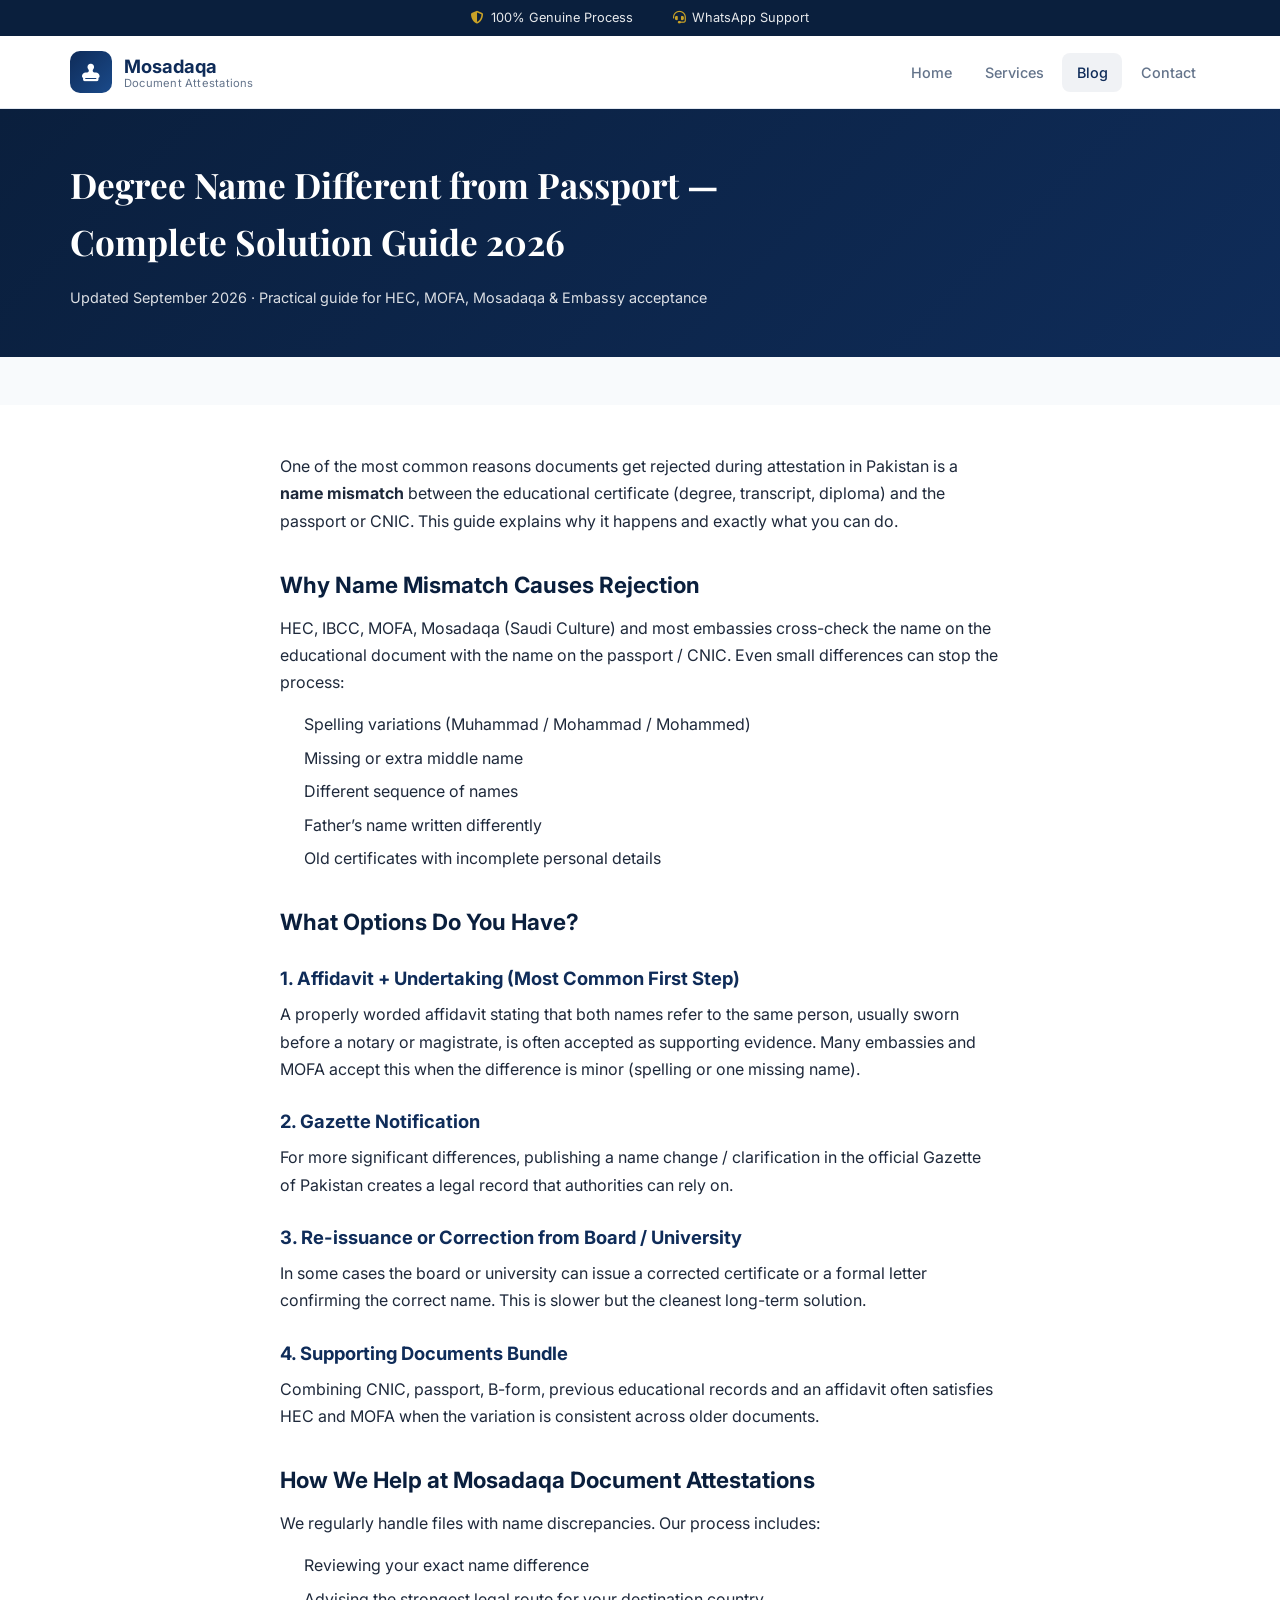
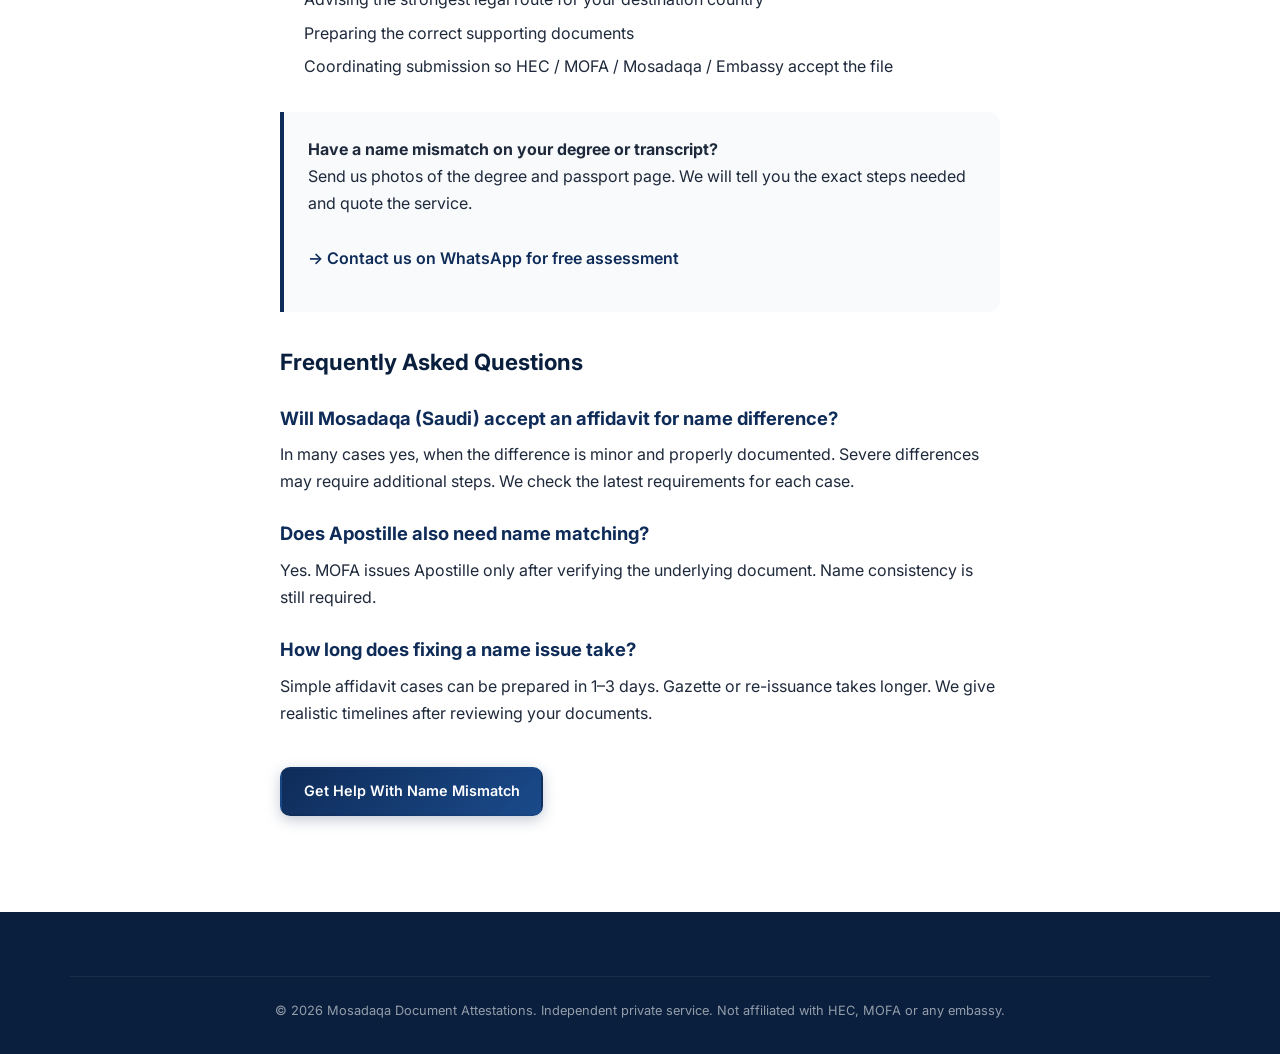
<file: blog/name-mismatch-degree-passport.html>
<!DOCTYPE html>
<html lang="en">
<head>
  <meta charset="UTF-8">
  <meta name="viewport" content="width=device-width, initial-scale=1.0">
  <title>Degree Name Different from Passport — Complete Solution Guide 2026 | Mosadaqa Attestations</title>
  <meta name="description" content="Degree name different from passport or CNIC? Learn the exact legal steps to fix name mismatch for HEC, MOFA, Mosadaqa, Apostille and embassy attestation in Pakistan.">
  <meta name="keywords" content="name mismatch degree passport Pakistan, degree name different from passport, HEC name discrepancy, Mosadaqa name issue, affidavit for name mismatch">
  <link rel="stylesheet" href="../css/style.css">
  <link rel="stylesheet" href="https://cdnjs.cloudflare.com/ajax/libs/font-awesome/6.5.1/css/all.min.css">
  <link href="https://fonts.googleapis.com/css2?family=Inter:wght@400;500;600;700;800&family=Playfair+Display:wght@600;700&display=swap" rel="stylesheet">
  <script type="application/ld+json">
  {
    "@context": "https://schema.org",
    "@type": "Article",
    "headline": "Degree Name Different from Passport — Complete Solution Guide 2026",
    "description": "Step-by-step guide to resolve name mismatch between educational documents and passport for attestation in Pakistan.",
    "author": { "@type": "Organization", "name": "Mosadaqa Document Attestations" },
    "publisher": { "@type": "Organization", "name": "Mosadaqa Document Attestations" },
    "datePublished": "2026-01-15",
    "dateModified": "2026-09-01"
  }
  </script>
</head>
<body>
  <div class="trust-bar">
    <div class="container">
      <span><i class="fas fa-shield-alt"></i> 100% Genuine Process</span>
      <span><i class="fas fa-headset"></i> WhatsApp Support</span>
    </div>
  </div>
  <header class="header">
    <div class="container nav-container">
      <a href="../index.html" class="logo">
        <div class="logo-icon"><i class="fas fa-stamp"></i></div>
        <div class="logo-text"><strong>Mosadaqa</strong><span>Document Attestations</span></div>
      </a>
      <nav class="nav" id="nav">
        <a href="../index.html" class="nav-link">Home</a>
        <a href="../index.html#services" class="nav-link">Services</a>
        <a href="index.html" class="nav-link active">Blog</a>
        <a href="../index.html#contact" class="nav-link">Contact</a>
      </nav>
      <button class="mobile-toggle" id="mobileToggle"><span></span><span></span><span></span></button>
    </div>
  </header>

  <section class="blog-hero">
    <div class="container">
      <h1>Degree Name Different from Passport — Complete Solution Guide 2026</h1>
      <p class="meta">Updated September 2026 · Practical guide for HEC, MOFA, Mosadaqa & Embassy acceptance</p>
    </div>
  </section>

  <article class="blog-page">
    <div class="container">
      <div class="blog-content">
        <p>One of the most common reasons documents get rejected during attestation in Pakistan is a <strong>name mismatch</strong> between the educational certificate (degree, transcript, diploma) and the passport or CNIC. This guide explains why it happens and exactly what you can do.</p>

        <h2>Why Name Mismatch Causes Rejection</h2>
        <p>HEC, IBCC, MOFA, Mosadaqa (Saudi Culture) and most embassies cross-check the name on the educational document with the name on the passport / CNIC. Even small differences can stop the process:</p>
        <ul>
          <li>Spelling variations (Muhammad / Mohammad / Mohammed)</li>
          <li>Missing or extra middle name</li>
          <li>Different sequence of names</li>
          <li>Father’s name written differently</li>
          <li>Old certificates with incomplete personal details</li>
        </ul>

        <h2>What Options Do You Have?</h2>
        
        <h3>1. Affidavit + Undertaking (Most Common First Step)</h3>
        <p>A properly worded affidavit stating that both names refer to the same person, usually sworn before a notary or magistrate, is often accepted as supporting evidence. Many embassies and MOFA accept this when the difference is minor (spelling or one missing name).</p>

        <h3>2. Gazette Notification</h3>
        <p>For more significant differences, publishing a name change / clarification in the official Gazette of Pakistan creates a legal record that authorities can rely on.</p>

        <h3>3. Re-issuance or Correction from Board / University</h3>
        <p>In some cases the board or university can issue a corrected certificate or a formal letter confirming the correct name. This is slower but the cleanest long-term solution.</p>

        <h3>4. Supporting Documents Bundle</h3>
        <p>Combining CNIC, passport, B-form, previous educational records and an affidavit often satisfies HEC and MOFA when the variation is consistent across older documents.</p>

        <h2>How We Help at Mosadaqa Document Attestations</h2>
        <p>We regularly handle files with name discrepancies. Our process includes:</p>
        <ul>
          <li>Reviewing your exact name difference</li>
          <li>Advising the strongest legal route for your destination country</li>
          <li>Preparing the correct supporting documents</li>
          <li>Coordinating submission so HEC / MOFA / Mosadaqa / Embassy accept the file</li>
        </ul>

        <div class="cta-box">
          <p><strong>Have a name mismatch on your degree or transcript?</strong><br>
          Send us photos of the degree and passport page. We will tell you the exact steps needed and quote the service.<br><br>
          <a href="../index.html#contact">→ Contact us on WhatsApp for free assessment</a></p>
        </div>

        <h2>Frequently Asked Questions</h2>
        <h3>Will Mosadaqa (Saudi) accept an affidavit for name difference?</h3>
        <p>In many cases yes, when the difference is minor and properly documented. Severe differences may require additional steps. We check the latest requirements for each case.</p>

        <h3>Does Apostille also need name matching?</h3>
        <p>Yes. MOFA issues Apostille only after verifying the underlying document. Name consistency is still required.</p>

        <h3>How long does fixing a name issue take?</h3>
        <p>Simple affidavit cases can be prepared in 1–3 days. Gazette or re-issuance takes longer. We give realistic timelines after reviewing your documents.</p>

        <p style="margin-top: 2.5rem;"><a href="../index.html#contact" class="btn btn-primary">Get Help With Name Mismatch</a></p>
      </div>
    </div>
  </article>

  <footer class="footer">
    <div class="container">
      <div class="footer-bottom">
        <p>© 2026 Mosadaqa Document Attestations. Independent private service. Not affiliated with HEC, MOFA or any embassy.</p>
      </div>
    </div>
  </footer>
  <script src="../js/main.js"></script>
</body>
</html>
</file>
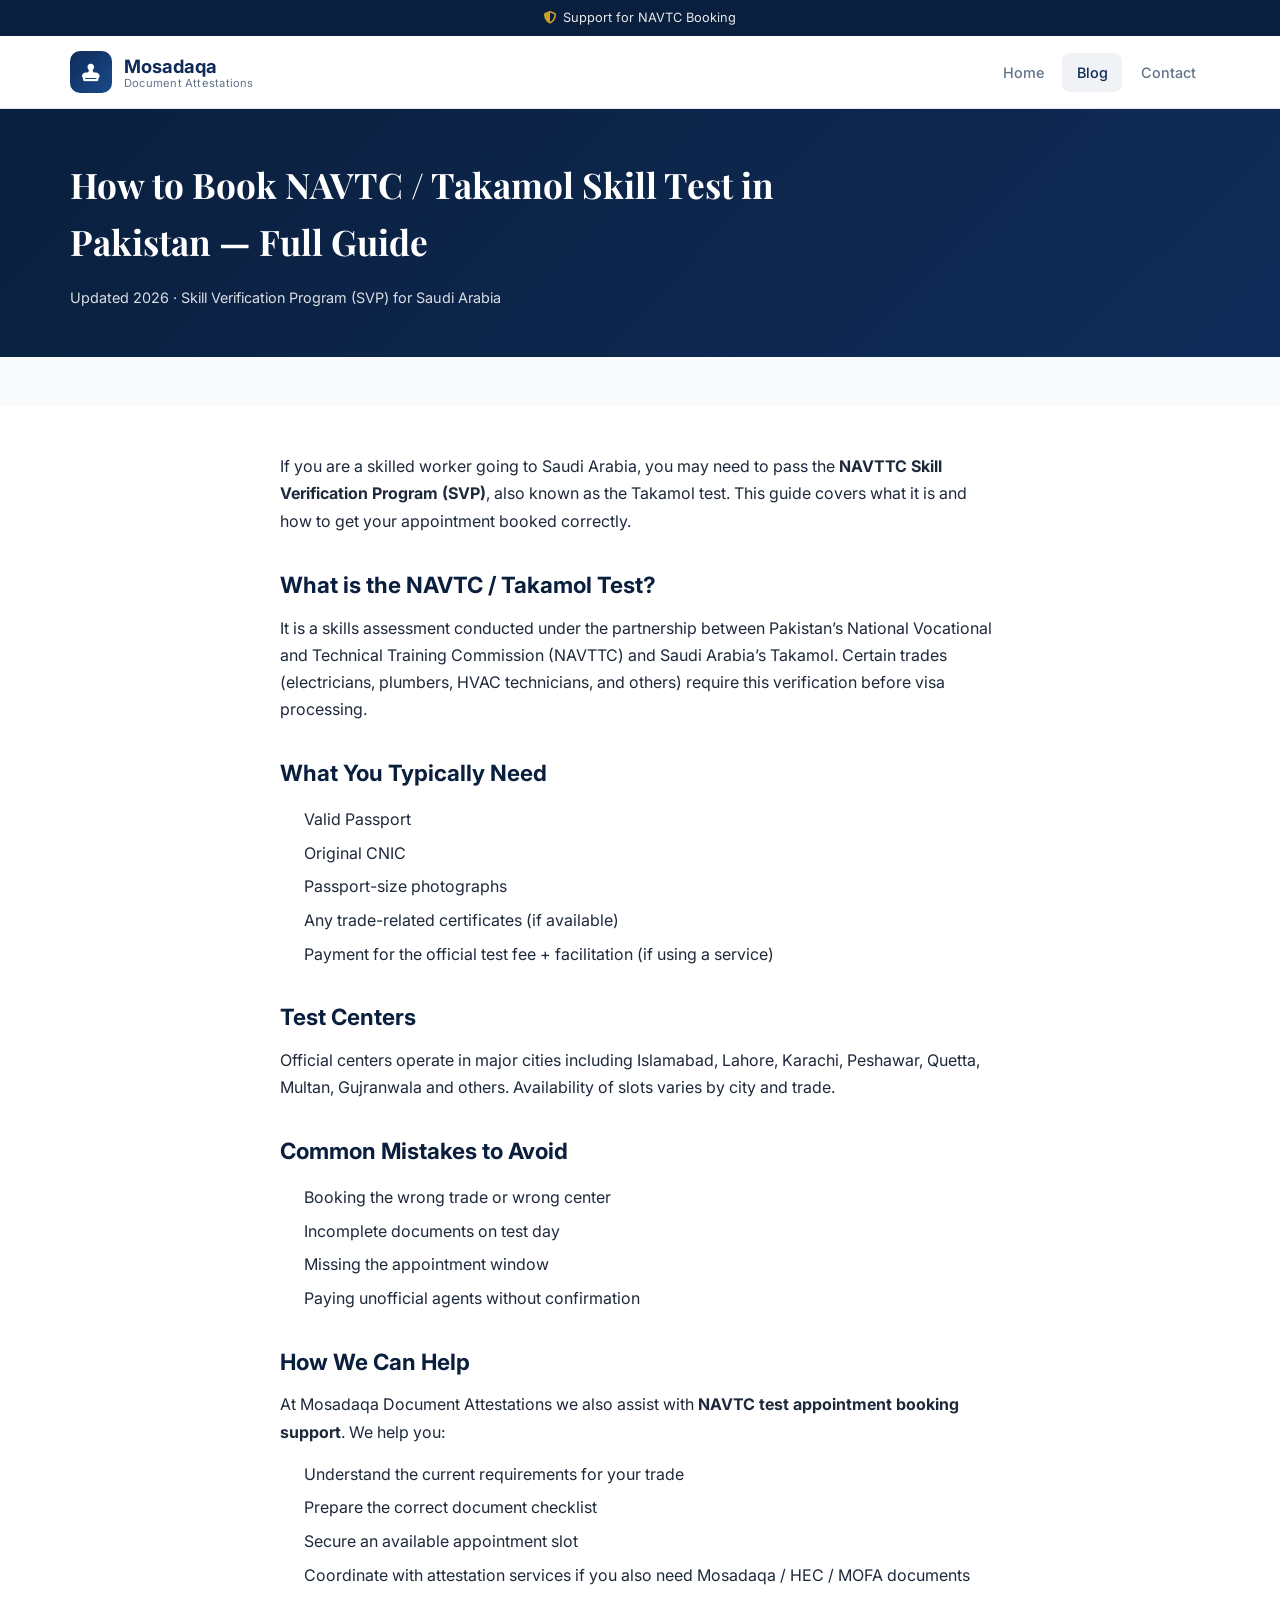
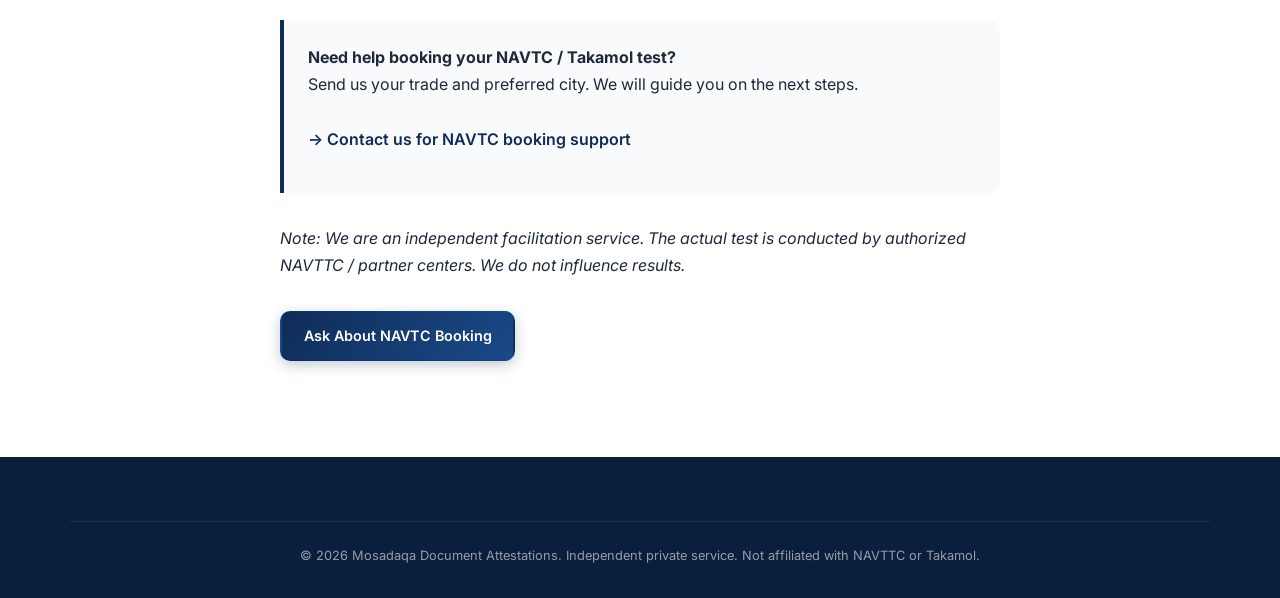
<file: blog/navtc-test-booking.html>
<!DOCTYPE html>
<html lang="en">
<head>
  <meta charset="UTF-8">
  <meta name="viewport" content="width=device-width, initial-scale=1.0">
  <title>How to Book NAVTC / Takamol Skill Test in Pakistan — Full Guide 2026</title>
  <meta name="description" content="Complete guide to booking NAVTTC Skill Verification Program (SVP / Takamol) test for Saudi Arabia. Centers, documents, fees and common mistakes.">
  <link rel="stylesheet" href="../css/style.css">
  <link rel="stylesheet" href="https://cdnjs.cloudflare.com/ajax/libs/font-awesome/6.5.1/css/all.min.css">
  <link href="https://fonts.googleapis.com/css2?family=Inter:wght@400;500;600;700;800&family=Playfair+Display:wght@600;700&display=swap" rel="stylesheet">
  <script type="application/ld+json">
  {
    "@context": "https://schema.org",
    "@type": "Article",
    "headline": "How to Book NAVTC / Takamol Skill Test in Pakistan — Full Guide",
    "description": "Guide to NAVTTC SVP / Takamol skill verification test booking for Pakistani workers going to Saudi Arabia.",
    "author": { "@type": "Organization", "name": "Mosadaqa Document Attestations" },
    "datePublished": "2026-03-01",
    "dateModified": "2026-09-01"
  }
  </script>
</head>
<body>
  <div class="trust-bar"><div class="container"><span><i class="fas fa-shield-alt"></i> Support for NAVTC Booking</span></div></div>
  <header class="header">
    <div class="container nav-container">
      <a href="../index.html" class="logo">
        <div class="logo-icon"><i class="fas fa-stamp"></i></div>
        <div class="logo-text"><strong>Mosadaqa</strong><span>Document Attestations</span></div>
      </a>
      <nav class="nav" id="nav">
        <a href="../index.html" class="nav-link">Home</a>
        <a href="index.html" class="nav-link active">Blog</a>
        <a href="../index.html#contact" class="nav-link">Contact</a>
      </nav>
      <button class="mobile-toggle" id="mobileToggle"><span></span><span></span><span></span></button>
    </div>
  </header>

  <section class="blog-hero">
    <div class="container">
      <h1>How to Book NAVTC / Takamol Skill Test in Pakistan — Full Guide</h1>
      <p class="meta">Updated 2026 · Skill Verification Program (SVP) for Saudi Arabia</p>
    </div>
  </section>

  <article class="blog-page">
    <div class="container">
      <div class="blog-content">
        <p>If you are a skilled worker going to Saudi Arabia, you may need to pass the <strong>NAVTTC Skill Verification Program (SVP)</strong>, also known as the Takamol test. This guide covers what it is and how to get your appointment booked correctly.</p>

        <h2>What is the NAVTC / Takamol Test?</h2>
        <p>It is a skills assessment conducted under the partnership between Pakistan’s National Vocational and Technical Training Commission (NAVTTC) and Saudi Arabia’s Takamol. Certain trades (electricians, plumbers, HVAC technicians, and others) require this verification before visa processing.</p>

        <h2>What You Typically Need</h2>
        <ul>
          <li>Valid Passport</li>
          <li>Original CNIC</li>
          <li>Passport-size photographs</li>
          <li>Any trade-related certificates (if available)</li>
          <li>Payment for the official test fee + facilitation (if using a service)</li>
        </ul>

        <h2>Test Centers</h2>
        <p>Official centers operate in major cities including Islamabad, Lahore, Karachi, Peshawar, Quetta, Multan, Gujranwala and others. Availability of slots varies by city and trade.</p>

        <h2>Common Mistakes to Avoid</h2>
        <ul>
          <li>Booking the wrong trade or wrong center</li>
          <li>Incomplete documents on test day</li>
          <li>Missing the appointment window</li>
          <li>Paying unofficial agents without confirmation</li>
        </ul>

        <h2>How We Can Help</h2>
        <p>At Mosadaqa Document Attestations we also assist with <strong>NAVTC test appointment booking support</strong>. We help you:</p>
        <ul>
          <li>Understand the current requirements for your trade</li>
          <li>Prepare the correct document checklist</li>
          <li>Secure an available appointment slot</li>
          <li>Coordinate with attestation services if you also need Mosadaqa / HEC / MOFA documents</li>
        </ul>

        <div class="cta-box">
          <p><strong>Need help booking your NAVTC / Takamol test?</strong><br>
          Send us your trade and preferred city. We will guide you on the next steps.<br><br>
          <a href="../index.html#contact">→ Contact us for NAVTC booking support</a></p>
        </div>

        <p><em>Note: We are an independent facilitation service. The actual test is conducted by authorized NAVTTC / partner centers. We do not influence results.</em></p>

        <p style="margin-top: 2rem;"><a href="../index.html#contact" class="btn btn-primary">Ask About NAVTC Booking</a></p>
      </div>
    </div>
  </article>

  <footer class="footer">
    <div class="container"><div class="footer-bottom"><p>© 2026 Mosadaqa Document Attestations. Independent private service. Not affiliated with NAVTTC or Takamol.</p></div></div>
  </footer>
  <script src="../js/main.js"></script>
</body>
</html>
</file>
<file: css/style.css>
/* ========================================
   Mosadaqa Document Attestations
   Premium Trustworthy Design System
   ======================================== */

:root {
  --primary: #0f2c59;
  --primary-dark: #0a1f3d;
  --primary-light: #1a4a8a;
  --accent: #c9a227;
  --accent-light: #e8c547;
  --success: #0d9488;
  --success-dark: #0f766e;
  --text: #1e293b;
  --text-muted: #64748b;
  --bg: #f8fafc;
  --white: #ffffff;
  --border: #e2e8f0;
  --shadow: 0 4px 6px -1px rgb(0 0 0 / 0.07), 0 2px 4px -2px rgb(0 0 0 / 0.05);
  --shadow-lg: 0 20px 25px -5px rgb(0 0 0 / 0.08), 0 8px 10px -6px rgb(0 0 0 / 0.05);
  --radius: 12px;
  --radius-lg: 20px;
  --font: 'Inter', system-ui, sans-serif;
  --font-display: 'Playfair Display', Georgia, serif;
}

*, *::before, *::after { box-sizing: border-box; margin: 0; padding: 0; }

html { scroll-behavior: smooth; }

body {
  font-family: var(--font);
  color: var(--text);
  background: var(--bg);
  line-height: 1.6;
  -webkit-font-smoothing: antialiased;
}

img { max-width: 100%; display: block; }
a { text-decoration: none; color: inherit; transition: color 0.2s; }
ul { list-style: none; }

.container {
  width: 100%;
  max-width: 1180px;
  margin: 0 auto;
  padding: 0 1.25rem;
}

/* ========== Trust Bar ========== */
.trust-bar {
  background: var(--primary-dark);
  color: rgba(255,255,255,0.9);
  font-size: 0.8rem;
  padding: 0.5rem 0;
}
.trust-bar .container {
  display: flex;
  flex-wrap: wrap;
  justify-content: center;
  gap: 1.5rem 2.5rem;
}
.trust-bar span { display: flex; align-items: center; gap: 0.4rem; }
.trust-bar i { color: var(--accent); }

/* ========== Header ========== */
.header {
  position: sticky;
  top: 0;
  z-index: 1000;
  background: rgba(255,255,255,0.95);
  backdrop-filter: blur(12px);
  border-bottom: 1px solid var(--border);
  transition: box-shadow 0.3s;
}
.header.scrolled { box-shadow: var(--shadow); }

.nav-container {
  display: flex;
  align-items: center;
  justify-content: space-between;
  height: 72px;
}

.logo {
  display: flex;
  align-items: center;
  gap: 0.75rem;
}
.logo-icon {
  width: 42px;
  height: 42px;
  background: linear-gradient(135deg, var(--primary), var(--primary-light));
  border-radius: 10px;
  display: flex;
  align-items: center;
  justify-content: center;
  color: white;
  font-size: 1.1rem;
}
.logo-text {
  display: flex;
  flex-direction: column;
  line-height: 1.2;
}
.logo-text strong {
  font-size: 1.15rem;
  color: var(--primary);
  font-weight: 700;
}
.logo-text span {
  font-size: 0.7rem;
  color: var(--text-muted);
  letter-spacing: 0.02em;
}

.nav {
  display: flex;
  gap: 0.25rem;
}
.nav-link {
  padding: 0.5rem 0.9rem;
  font-size: 0.9rem;
  font-weight: 500;
  color: var(--text-muted);
  border-radius: 8px;
  transition: all 0.2s;
}
.nav-link:hover,
.nav-link.active {
  color: var(--primary);
  background: rgba(15, 44, 89, 0.06);
}

.btn {
  display: inline-flex;
  align-items: center;
  justify-content: center;
  gap: 0.5rem;
  padding: 0.65rem 1.35rem;
  font-size: 0.9rem;
  font-weight: 600;
  border-radius: 10px;
  border: 2px solid transparent;
  cursor: pointer;
  transition: all 0.25s;
}
.btn-primary {
  background: linear-gradient(135deg, var(--primary), var(--primary-light));
  color: white;
  box-shadow: 0 4px 14px rgba(15, 44, 89, 0.25);
}
.btn-primary:hover {
  transform: translateY(-1px);
  box-shadow: 0 6px 20px rgba(15, 44, 89, 0.35);
}
.btn-outline {
  background: transparent;
  border-color: var(--primary);
  color: var(--primary);
}
.btn-outline:hover {
  background: var(--primary);
  color: white;
}
.btn-light {
  background: white;
  color: var(--primary);
}
.btn-light:hover {
  background: var(--bg);
}
.btn-lg {
  padding: 0.9rem 1.75rem;
  font-size: 1rem;
}
.btn-block { width: 100%; }
.btn-nav { display: none; }

@media (min-width: 1024px) {
  .btn-nav { display: inline-flex; }
}

.mobile-toggle {
  display: none;
  flex-direction: column;
  gap: 5px;
  background: none;
  border: none;
  cursor: pointer;
  padding: 0.5rem;
}
.mobile-toggle span {
  width: 24px;
  height: 2.5px;
  background: var(--primary);
  border-radius: 2px;
  transition: 0.3s;
}

@media (max-width: 900px) {
  .nav {
    position: fixed;
    top: 72px;
    left: 0;
    right: 0;
    background: white;
    flex-direction: column;
    padding: 1rem;
    gap: 0.25rem;
    border-bottom: 1px solid var(--border);
    transform: translateY(-120%);
    opacity: 0;
    pointer-events: none;
    transition: all 0.3s;
  }
  .nav.open {
    transform: translateY(0);
    opacity: 1;
    pointer-events: auto;
  }
  .mobile-toggle { display: flex; }
  .btn-nav { display: none; }
}

/* ========== Hero ========== */
.hero {
  position: relative;
  padding: 4rem 0 5rem;
  overflow: hidden;
  background: linear-gradient(160deg, #f0f5ff 0%, #ffffff 50%, #f0fdfa 100%);
}
.hero-bg {
  position: absolute;
  inset: 0;
  background: 
    radial-gradient(ellipse 80% 50% at 20% 40%, rgba(15, 44, 89, 0.06), transparent),
    radial-gradient(ellipse 60% 40% at 80% 60%, rgba(13, 148, 136, 0.05), transparent);
  pointer-events: none;
}

.hero-content {
  display: grid;
  grid-template-columns: 1fr 1fr;
  gap: 3rem;
  align-items: center;
  position: relative;
}

@media (max-width: 900px) {
  .hero-content { grid-template-columns: 1fr; text-align: center; }
  .hero-visual { order: -1; max-width: 340px; margin: 0 auto; }
}

.badge {
  display: inline-flex;
  align-items: center;
  gap: 0.5rem;
  background: rgba(15, 44, 89, 0.08);
  color: var(--primary);
  font-size: 0.8rem;
  font-weight: 600;
  padding: 0.4rem 0.9rem;
  border-radius: 50px;
  margin-bottom: 1.25rem;
}
.badge i { color: var(--accent); }

.hero h1 {
  font-family: var(--font-display);
  font-size: clamp(1.9rem, 4vw, 2.75rem);
  font-weight: 700;
  line-height: 1.25;
  color: var(--primary-dark);
  margin-bottom: 1.25rem;
}
.hero h1 span {
  color: var(--accent);
  position: relative;
}

.hero-desc {
  font-size: 1.05rem;
  color: var(--text-muted);
  margin-bottom: 1.75rem;
  max-width: 540px;
}
@media (max-width: 900px) { .hero-desc { margin-left: auto; margin-right: auto; } }

.hero-cta {
  display: flex;
  flex-wrap: wrap;
  gap: 0.85rem;
  margin-bottom: 2.5rem;
}
@media (max-width: 900px) { .hero-cta { justify-content: center; } }

.hero-stats {
  display: flex;
  gap: 2rem;
}
@media (max-width: 900px) { .hero-stats { justify-content: center; } }
.stat {
  display: flex;
  flex-direction: column;
}
.stat strong {
  font-size: 1.5rem;
  font-weight: 800;
  color: var(--primary);
}
.stat span {
  font-size: 0.8rem;
  color: var(--text-muted);
}

/* Document Animation */
.doc-animation-container {
  position: relative;
  height: 340px;
  display: flex;
  align-items: center;
  justify-content: center;
}
.document-stack {
  position: relative;
  width: 220px;
  height: 280px;
}
.doc {
  position: absolute;
  width: 180px;
  height: 240px;
  background: white;
  border-radius: 8px;
  box-shadow: var(--shadow-lg);
  border: 1px solid var(--border);
  padding: 1.25rem;
  transition: transform 0.4s;
}
.doc-1 { left: 0; top: 20px; z-index: 1; transform: rotate(-8deg); }
.doc-2 { left: 30px; top: 10px; z-index: 2; transform: rotate(2deg); }
.doc-3 { left: 55px; top: 0; z-index: 3; transform: rotate(6deg); }

.doc-header {
  height: 12px;
  background: linear-gradient(90deg, var(--primary), var(--primary-light));
  border-radius: 3px;
  margin-bottom: 1rem;
  width: 70%;
}
.doc-lines {
  display: flex;
  flex-direction: column;
  gap: 8px;
}
.doc-lines::before,
.doc-lines::after {
  content: '';
  height: 6px;
  background: #e2e8f0;
  border-radius: 2px;
}
.doc-lines::before { width: 100%; }
.doc-lines::after { width: 80%; }

.stamp {
  position: absolute;
  bottom: 20px;
  right: 15px;
  width: 52px;
  height: 52px;
  border-radius: 50%;
  border: 3px solid;
  display: flex;
  align-items: center;
  justify-content: center;
  font-size: 0.55rem;
  font-weight: 800;
  letter-spacing: 0.02em;
  opacity: 0;
  transform: scale(0.5) rotate(-20deg);
  animation: stampIn 0.6s ease-out forwards;
}
.stamp-hec { border-color: #1a4a8a; color: #1a4a8a; animation-delay: 0.8s; }
.stamp-mofa { border-color: #0d9488; color: #0d9488; animation-delay: 1.4s; }
.stamp-apostille { border-color: #c9a227; color: #c9a227; animation-delay: 2s; }

@keyframes stampIn {
  to { opacity: 0.9; transform: scale(1) rotate(0deg); }
}

.seal-animation {
  position: absolute;
  bottom: 10px;
  right: 30px;
  width: 60px;
  height: 60px;
  background: linear-gradient(135deg, var(--accent), var(--accent-light));
  border-radius: 50%;
  display: flex;
  align-items: center;
  justify-content: center;
  color: white;
  font-size: 1.5rem;
  box-shadow: 0 8px 20px rgba(201, 162, 39, 0.4);
  animation: sealPulse 2.5s ease-in-out infinite;
}
@keyframes sealPulse {
  0%, 100% { transform: scale(1); }
  50% { transform: scale(1.08); }
}

/* Trust Strip */
.trust-strip {
  background: white;
  border-top: 1px solid var(--border);
  border-bottom: 1px solid var(--border);
  padding: 1.5rem 0;
  text-align: center;
}
.trust-strip p {
  font-size: 0.8rem;
  color: var(--text-muted);
  margin-bottom: 0.75rem;
  text-transform: uppercase;
  letter-spacing: 0.05em;
}
.trust-logos {
  display: flex;
  flex-wrap: wrap;
  justify-content: center;
  gap: 1.5rem 2.5rem;
}
.trust-logos span {
  font-weight: 700;
  font-size: 0.95rem;
  color: var(--primary);
  opacity: 0.7;
}

/* ========== Sections Common ========== */
.section-header {
  text-align: center;
  max-width: 640px;
  margin: 0 auto 3rem;
}
.section-tag {
  display: inline-block;
  font-size: 0.8rem;
  font-weight: 600;
  color: var(--primary);
  background: rgba(15, 44, 89, 0.08);
  padding: 0.3rem 0.85rem;
  border-radius: 50px;
  margin-bottom: 0.75rem;
  letter-spacing: 0.03em;
}
.section-tag.light {
  background: rgba(255,255,255,0.15);
  color: white;
}
.section-header h2 {
  font-family: var(--font-display);
  font-size: clamp(1.6rem, 3vw, 2.1rem);
  color: var(--primary-dark);
  margin-bottom: 0.75rem;
}
.section-header p {
  color: var(--text-muted);
  font-size: 1.05rem;
}

/* ========== Services ========== */
.services {
  padding: 5rem 0;
  background: white;
}
.services-grid {
  display: grid;
  grid-template-columns: repeat(auto-fill, minmax(320px, 1fr));
  gap: 1.5rem;
}

.service-card {
  background: var(--bg);
  border: 1px solid var(--border);
  border-radius: var(--radius-lg);
  padding: 1.75rem;
  transition: all 0.3s;
  position: relative;
  overflow: hidden;
}
.service-card:hover {
  transform: translateY(-4px);
  box-shadow: var(--shadow-lg);
  border-color: transparent;
}
.service-card.featured {
  background: linear-gradient(145deg, #0f2c59, #1a4a8a);
  color: white;
  border: none;
}
.service-card.featured h3,
.service-card.featured p,
.service-card.featured .service-list li { color: white; }
.service-card.featured .service-list i { color: var(--accent-light); }
.service-card.featured .service-link { color: var(--accent-light); }
.featured-badge {
  position: absolute;
  top: 1rem;
  right: 1rem;
  background: var(--accent);
  color: var(--primary-dark);
  font-size: 0.7rem;
  font-weight: 700;
  padding: 0.25rem 0.6rem;
  border-radius: 50px;
}

.service-icon {
  width: 56px;
  height: 56px;
  border-radius: 14px;
  display: flex;
  align-items: center;
  justify-content: center;
  font-size: 1.4rem;
  margin-bottom: 1.25rem;
  position: relative;
}
.mosadaqa-icon { background: rgba(15, 44, 89, 0.1); color: var(--primary); }
.apostille-icon { background: rgba(13, 148, 136, 0.12); color: var(--success); }
.qvp-icon { background: rgba(201, 162, 39, 0.15); color: #a68b1a; }
.embassy-icon { background: rgba(15, 44, 89, 0.1); color: var(--primary-light); }
.hec-icon { background: rgba(13, 148, 136, 0.1); color: var(--success-dark); }
.name-icon { background: rgba(255,255,255,0.15); color: var(--accent-light); }

.icon-anim { position: relative; }
.stamp-pulse {
  position: absolute;
  inset: -8px;
  border: 2px solid currentColor;
  border-radius: 50%;
  opacity: 0;
  animation: pulseRing 2.5s ease-out infinite;
}
@keyframes pulseRing {
  0% { transform: scale(0.8); opacity: 0.5; }
  100% { transform: scale(1.4); opacity: 0; }
}

.service-card h3 {
  font-size: 1.2rem;
  font-weight: 700;
  margin-bottom: 0.6rem;
  color: var(--primary-dark);
}
.service-card p {
  font-size: 0.92rem;
  color: var(--text-muted);
  margin-bottom: 1rem;
  line-height: 1.55;
}
.service-list {
  margin-bottom: 1.25rem;
}
.service-list li {
  display: flex;
  align-items: center;
  gap: 0.5rem;
  font-size: 0.88rem;
  color: var(--text);
  margin-bottom: 0.35rem;
}
.service-list i {
  color: var(--success);
  font-size: 0.75rem;
}
.service-link {
  font-size: 0.9rem;
  font-weight: 600;
  color: var(--primary);
  display: inline-flex;
  align-items: center;
  gap: 0.4rem;
}
.service-link:hover { gap: 0.6rem; }

/* ========== Problems / Name Mismatch ========== */
.problems {
  padding: 5rem 0;
  background: linear-gradient(180deg, #f0f5ff 0%, white 100%);
}
.problems-grid {
  display: grid;
  grid-template-columns: 1fr 1fr;
  gap: 3.5rem;
  align-items: center;
}
@media (max-width: 900px) {
  .problems-grid { grid-template-columns: 1fr; }
}

.problems-content .lead {
  font-size: 1.1rem;
  color: var(--text-muted);
  margin-bottom: 1.75rem;
}
.problem-list { margin-bottom: 2rem; }
.problem-item {
  display: flex;
  gap: 1rem;
  margin-bottom: 1.25rem;
}
.problem-icon {
  width: 42px;
  height: 42px;
  background: rgba(220, 38, 38, 0.1);
  color: #dc2626;
  border-radius: 10px;
  display: flex;
  align-items: center;
  justify-content: center;
  flex-shrink: 0;
}
.problem-item h4 {
  font-size: 1rem;
  margin-bottom: 0.2rem;
}
.problem-item p {
  font-size: 0.9rem;
  color: var(--text-muted);
}

.solution-box {
  background: white;
  border: 1px solid var(--border);
  border-left: 4px solid var(--success);
  border-radius: var(--radius);
  padding: 1.5rem;
  box-shadow: var(--shadow);
}
.solution-box h4 {
  display: flex;
  align-items: center;
  gap: 0.5rem;
  color: var(--success-dark);
  margin-bottom: 0.5rem;
}
.solution-box p {
  font-size: 0.95rem;
  color: var(--text-muted);
  margin-bottom: 1.25rem;
}

/* Name mismatch visual */
.name-mismatch-card {
  background: white;
  border-radius: var(--radius-lg);
  padding: 2rem;
  box-shadow: var(--shadow-lg);
  border: 1px solid var(--border);
  text-align: center;
}
.mismatch-doc {
  background: var(--bg);
  border-radius: 10px;
  padding: 1.25rem;
  margin-bottom: 1rem;
}
.mismatch-doc .label {
  font-size: 0.7rem;
  text-transform: uppercase;
  letter-spacing: 0.05em;
  color: var(--text-muted);
  font-weight: 600;
}
.mismatch-doc .name {
  font-size: 1.1rem;
  font-weight: 700;
  margin-top: 0.35rem;
}
.mismatch-doc .name.wrong {
  color: #dc2626;
  text-decoration: line-through;
  text-decoration-color: rgba(220, 38, 38, 0.4);
}
.mismatch-arrow {
  display: flex;
  flex-direction: column;
  align-items: center;
  gap: 0.25rem;
  color: #dc2626;
  margin: 0.75rem 0;
  font-size: 0.85rem;
  font-weight: 600;
}
.mismatch-fix {
  margin-top: 1.5rem;
  background: linear-gradient(135deg, var(--success), var(--success-dark));
  color: white;
  padding: 0.85rem 1.25rem;
  border-radius: 10px;
  display: flex;
  align-items: center;
  justify-content: center;
  gap: 0.5rem;
  font-weight: 600;
}

/* ========== NAVTC ========== */
.navtc {
  padding: 4rem 0;
}
.navtc-card {
  background: linear-gradient(135deg, var(--primary-dark), var(--primary-light));
  border-radius: var(--radius-lg);
  padding: 3rem;
  display: grid;
  grid-template-columns: 1.4fr 1fr;
  gap: 2rem;
  align-items: center;
  color: white;
  overflow: hidden;
  position: relative;
}
@media (max-width: 768px) {
  .navtc-card { grid-template-columns: 1fr; padding: 2rem; }
}
.navtc-content h2 {
  font-family: var(--font-display);
  font-size: 1.9rem;
  margin-bottom: 0.75rem;
}
.navtc-content p {
  opacity: 0.9;
  margin-bottom: 1.5rem;
  font-size: 1.05rem;
}
.navtc-features {
  display: grid;
  grid-template-columns: 1fr 1fr;
  gap: 0.75rem;
  margin-bottom: 1.75rem;
}
@media (max-width: 500px) { .navtc-features { grid-template-columns: 1fr; } }
.navtc-features li {
  display: flex;
  align-items: center;
  gap: 0.5rem;
  font-size: 0.95rem;
}
.navtc-features i { color: var(--accent-light); }
.navtc-visual {
  display: flex;
  justify-content: center;
}
.navtc-badge {
  width: 160px;
  height: 160px;
  background: rgba(255,255,255,0.1);
  border: 2px solid rgba(255,255,255,0.2);
  border-radius: 50%;
  display: flex;
  flex-direction: column;
  align-items: center;
  justify-content: center;
  gap: 0.5rem;
  font-weight: 600;
  animation: float 4s ease-in-out infinite;
}
.navtc-badge i { font-size: 2.5rem; color: var(--accent-light); }
@keyframes float {
  0%, 100% { transform: translateY(0); }
  50% { transform: translateY(-12px); }
}

/* ========== Process ========== */
.process {
  padding: 5rem 0;
  background: white;
}
.process-steps {
  display: grid;
  grid-template-columns: repeat(4, 1fr);
  gap: 1.5rem;
}
@media (max-width: 900px) {
  .process-steps { grid-template-columns: 1fr 1fr; }
}
@media (max-width: 500px) {
  .process-steps { grid-template-columns: 1fr; }
}
.step {
  text-align: center;
  padding: 1.5rem 1rem;
  position: relative;
}
.step-num {
  font-size: 0.75rem;
  font-weight: 800;
  color: var(--accent);
  letter-spacing: 0.05em;
  margin-bottom: 0.75rem;
}
.step-icon {
  width: 64px;
  height: 64px;
  background: linear-gradient(135deg, rgba(15, 44, 89, 0.08), rgba(13, 148, 136, 0.08));
  border-radius: 16px;
  display: flex;
  align-items: center;
  justify-content: center;
  font-size: 1.4rem;
  color: var(--primary);
  margin: 0 auto 1rem;
}
.step h4 {
  font-size: 1.05rem;
  margin-bottom: 0.5rem;
  color: var(--primary-dark);
}
.step p {
  font-size: 0.9rem;
  color: var(--text-muted);
}

/* ========== Why Us ========== */
.why-us {
  padding: 4rem 0 5rem;
  background: var(--bg);
}
.why-grid {
  display: grid;
  grid-template-columns: repeat(4, 1fr);
  gap: 1.5rem;
}
@media (max-width: 900px) { .why-grid { grid-template-columns: 1fr 1fr; } }
@media (max-width: 500px) { .why-grid { grid-template-columns: 1fr; } }
.why-card {
  background: white;
  border-radius: var(--radius);
  padding: 1.75rem;
  border: 1px solid var(--border);
  text-align: center;
  transition: all 0.3s;
}
.why-card:hover {
  box-shadow: var(--shadow);
  transform: translateY(-3px);
}
.why-card i {
  font-size: 1.75rem;
  color: var(--primary);
  margin-bottom: 1rem;
}
.why-card h4 {
  font-size: 1.05rem;
  margin-bottom: 0.5rem;
  color: var(--primary-dark);
}
.why-card p {
  font-size: 0.9rem;
  color: var(--text-muted);
}

/* ========== Blog Preview ========== */
.blog-preview {
  padding: 5rem 0;
  background: white;
}
.blog-grid {
  display: grid;
  grid-template-columns: repeat(3, 1fr);
  gap: 1.5rem;
}
@media (max-width: 900px) { .blog-grid { grid-template-columns: 1fr; max-width: 480px; margin: 0 auto; } }
.blog-card {
  border: 1px solid var(--border);
  border-radius: var(--radius-lg);
  overflow: hidden;
  transition: all 0.3s;
  background: white;
}
.blog-card:hover {
  box-shadow: var(--shadow-lg);
  transform: translateY(-4px);
}
.blog-img {
  height: 140px;
  display: flex;
  align-items: center;
  justify-content: center;
  color: white;
  font-size: 2.5rem;
}
.blog-body { padding: 1.5rem; }
.blog-cat {
  font-size: 0.75rem;
  font-weight: 600;
  color: var(--success);
  text-transform: uppercase;
  letter-spacing: 0.04em;
}
.blog-body h3 {
  font-size: 1.05rem;
  margin: 0.5rem 0 0.6rem;
  line-height: 1.4;
}
.blog-body h3 a:hover { color: var(--primary); }
.blog-body p {
  font-size: 0.9rem;
  color: var(--text-muted);
}
.text-center { text-align: center; }

/* ========== Contact ========== */
.contact {
  padding: 5rem 0;
  background: linear-gradient(160deg, var(--primary-dark) 0%, var(--primary) 100%);
  color: white;
}
.contact-grid {
  display: grid;
  grid-template-columns: 1fr 1fr;
  gap: 3rem;
  align-items: start;
}
@media (max-width: 900px) { .contact-grid { grid-template-columns: 1fr; } }

.contact-info h2 {
  font-family: var(--font-display);
  font-size: 2rem;
  margin-bottom: 0.75rem;
}
.contact-info > p {
  opacity: 0.9;
  margin-bottom: 2rem;
  font-size: 1.05rem;
}
.contact-methods {
  display: flex;
  flex-direction: column;
  gap: 1rem;
}
.contact-method {
  display: flex;
  align-items: center;
  gap: 1rem;
  background: rgba(255,255,255,0.08);
  border: 1px solid rgba(255,255,255,0.12);
  border-radius: 12px;
  padding: 1rem 1.25rem;
  transition: all 0.25s;
}
.contact-method:hover {
  background: rgba(255,255,255,0.15);
}
.contact-method i {
  font-size: 1.4rem;
  color: var(--accent-light);
}
.contact-method.whatsapp i { color: #25d366; }
.contact-method strong { display: block; font-size: 0.95rem; }
.contact-method span { font-size: 0.85rem; opacity: 0.85; }

.contact-form-wrap {
  background: white;
  border-radius: var(--radius-lg);
  padding: 2rem;
  color: var(--text);
  box-shadow: var(--shadow-lg);
}
.contact-form h3 {
  font-size: 1.25rem;
  color: var(--primary-dark);
  margin-bottom: 1.5rem;
}
.form-row {
  display: grid;
  grid-template-columns: 1fr 1fr;
  gap: 1rem;
}
@media (max-width: 500px) { .form-row { grid-template-columns: 1fr; } }
.form-group {
  margin-bottom: 1rem;
}
.form-group label {
  display: block;
  font-size: 0.85rem;
  font-weight: 600;
  margin-bottom: 0.35rem;
  color: var(--text);
}
.form-group input,
.form-group select,
.form-group textarea {
  width: 100%;
  padding: 0.75rem 1rem;
  border: 1.5px solid var(--border);
  border-radius: 10px;
  font-family: inherit;
  font-size: 0.95rem;
  transition: border-color 0.2s;
  background: var(--bg);
}
.form-group input:focus,
.form-group select:focus,
.form-group textarea:focus {
  outline: none;
  border-color: var(--primary);
  background: white;
}
.form-note {
  font-size: 0.8rem;
  color: var(--text-muted);
  margin-top: 0.75rem;
  text-align: center;
}

/* ========== Footer ========== */
.footer {
  background: var(--primary-dark);
  color: rgba(255,255,255,0.8);
  padding: 4rem 0 2rem;
}
.footer-grid {
  display: grid;
  grid-template-columns: 1.5fr 1fr 1fr 1fr;
  gap: 2.5rem;
  margin-bottom: 3rem;
}
@media (max-width: 900px) {
  .footer-grid { grid-template-columns: 1fr 1fr; }
}
@media (max-width: 500px) {
  .footer-grid { grid-template-columns: 1fr; }
}
.footer-brand .logo { margin-bottom: 1rem; }
.footer-brand .logo-text strong { color: white; }
.footer-brand .logo-text span { color: rgba(255,255,255,0.6); }
.footer-brand p {
  font-size: 0.9rem;
  line-height: 1.6;
  max-width: 320px;
}
.footer-links h4 {
  color: white;
  font-size: 0.95rem;
  margin-bottom: 1rem;
}
.footer-links a {
  display: block;
  font-size: 0.9rem;
  margin-bottom: 0.5rem;
  opacity: 0.8;
}
.footer-links a:hover { opacity: 1; color: var(--accent-light); }
.footer-links a i { margin-right: 0.4rem; width: 16px; }

.footer-bottom {
  border-top: 1px solid rgba(255,255,255,0.1);
  padding-top: 1.5rem;
  text-align: center;
  font-size: 0.8rem;
  opacity: 0.7;
}
.footer-bottom .disclaimer {
  margin-top: 0.5rem;
  font-size: 0.75rem;
}

/* ========== Blog Pages ========== */
.blog-page {
  padding: 3rem 0 5rem;
  background: white;
}
.blog-hero {
  background: linear-gradient(135deg, var(--primary-dark), var(--primary));
  color: white;
  padding: 3rem 0;
  margin-bottom: 3rem;
}
.blog-hero h1 {
  font-family: var(--font-display);
  font-size: clamp(1.6rem, 3vw, 2.2rem);
  max-width: 800px;
}
.blog-hero .meta {
  margin-top: 1rem;
  opacity: 0.85;
  font-size: 0.9rem;
}
.blog-content {
  max-width: 720px;
  margin: 0 auto;
}
.blog-content h2 {
  font-size: 1.4rem;
  color: var(--primary-dark);
  margin: 2rem 0 0.75rem;
}
.blog-content h3 {
  font-size: 1.15rem;
  color: var(--primary);
  margin: 1.5rem 0 0.5rem;
}
.blog-content p {
  margin-bottom: 1rem;
  color: var(--text);
  line-height: 1.7;
}
.blog-content ul, .blog-content ol {
  margin: 1rem 0 1.5rem 1.5rem;
}
.blog-content li {
  margin-bottom: 0.5rem;
  line-height: 1.6;
}
.blog-content .cta-box {
  background: var(--bg);
  border-left: 4px solid var(--primary);
  padding: 1.5rem;
  border-radius: 0 var(--radius) var(--radius) 0;
  margin: 2rem 0;
}
.blog-content .cta-box a {
  color: var(--primary);
  font-weight: 600;
}
</file>
